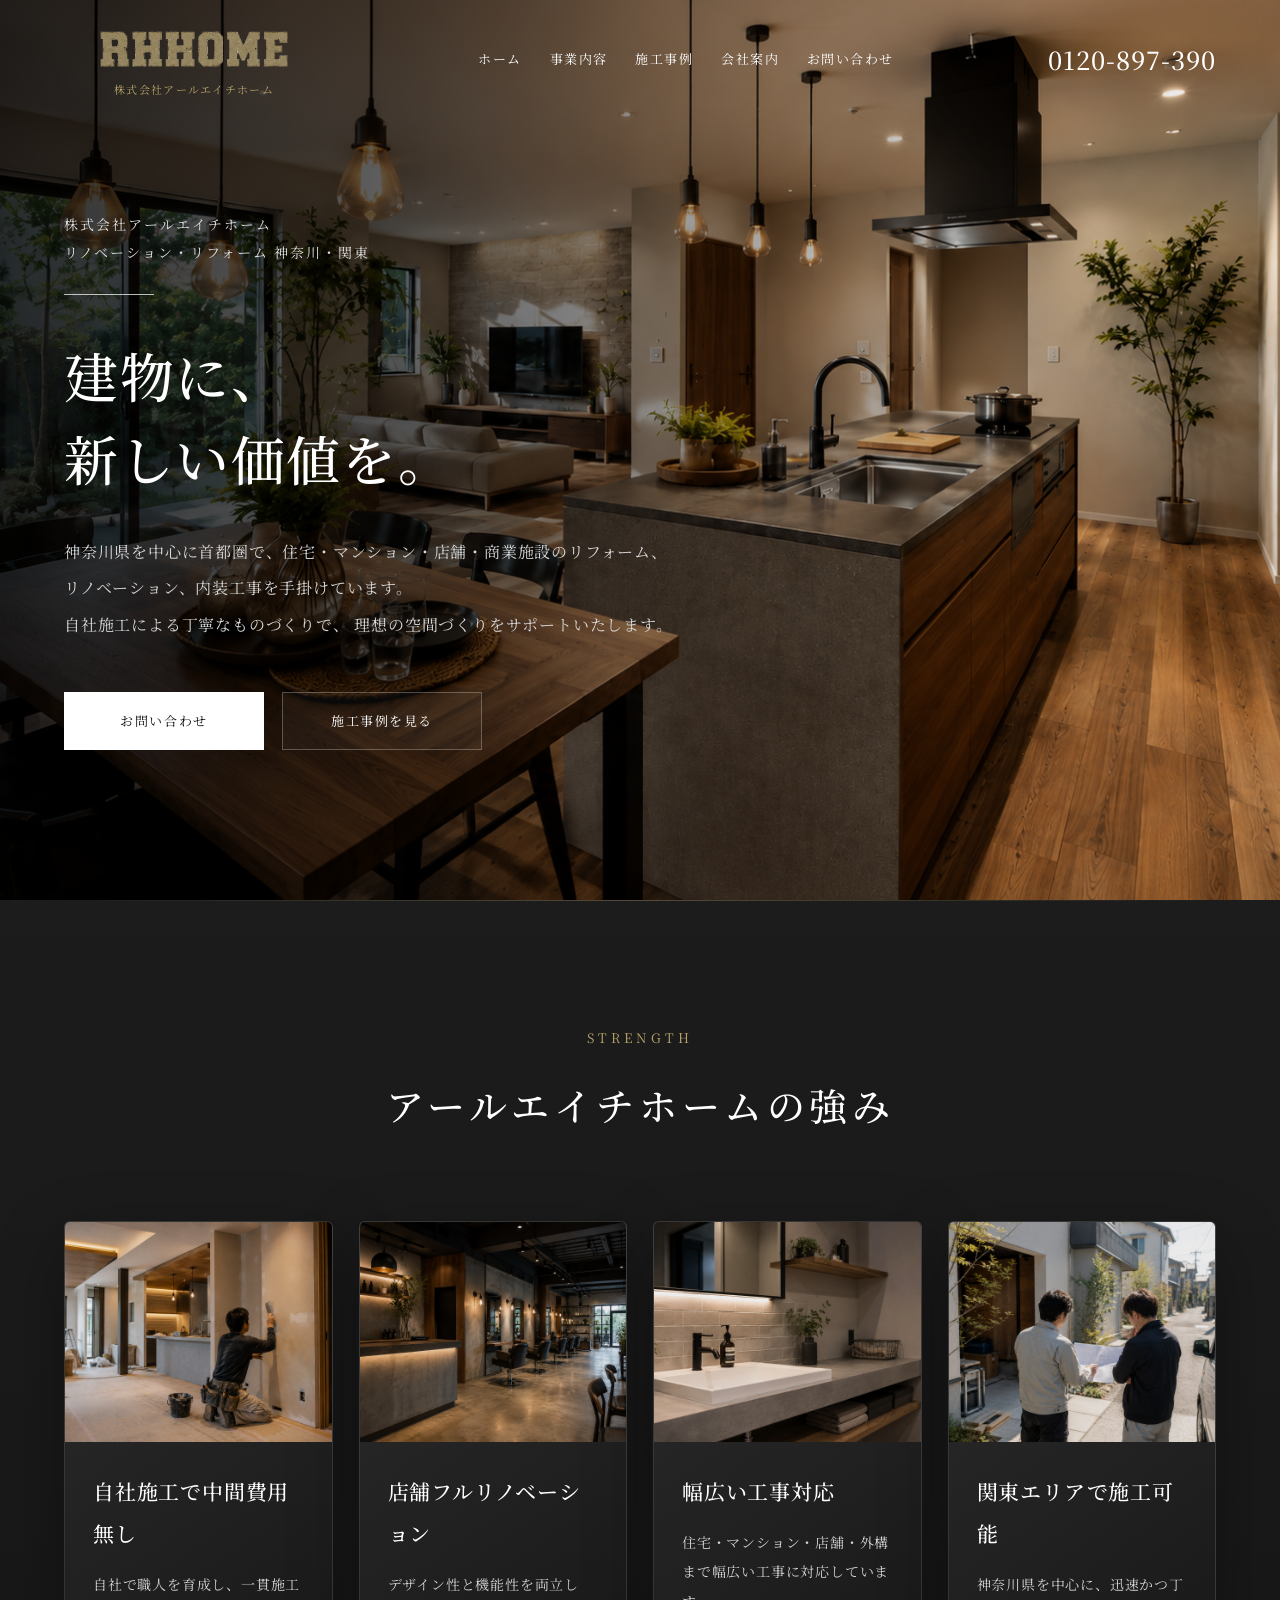
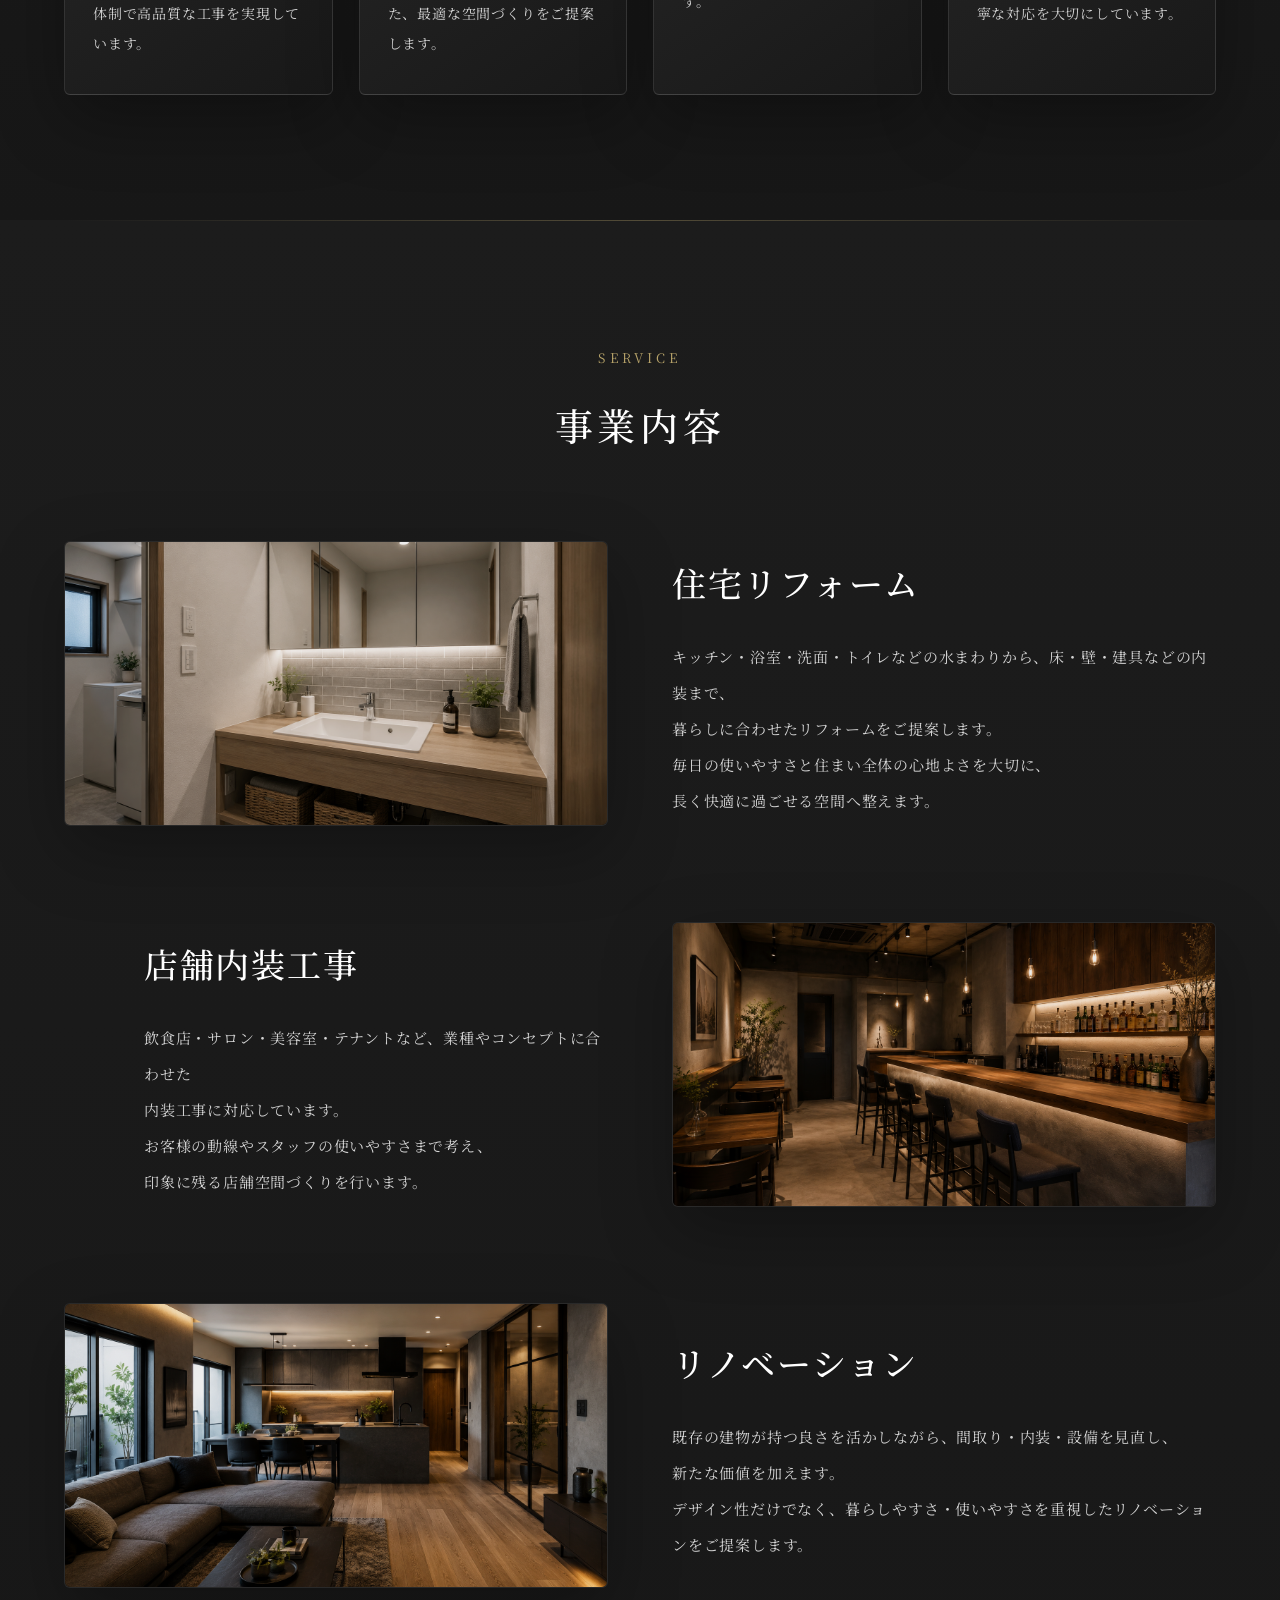
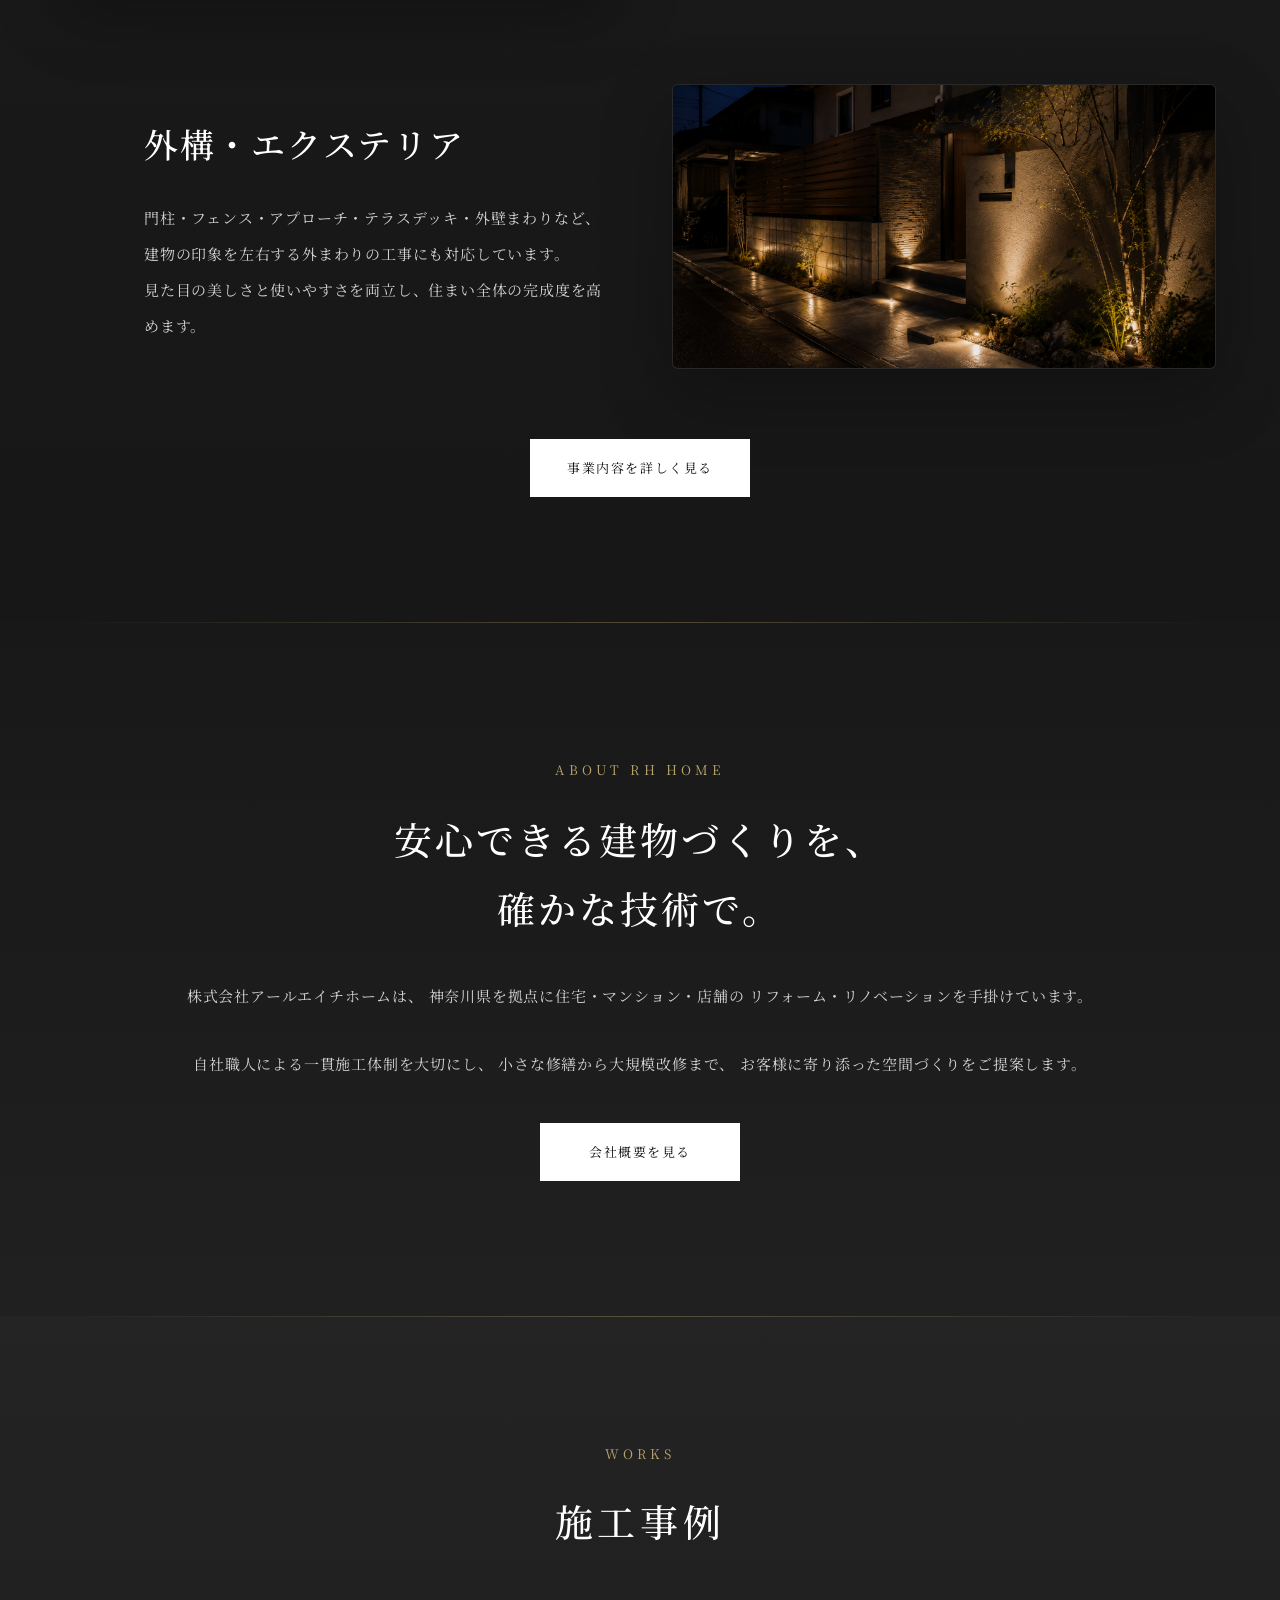
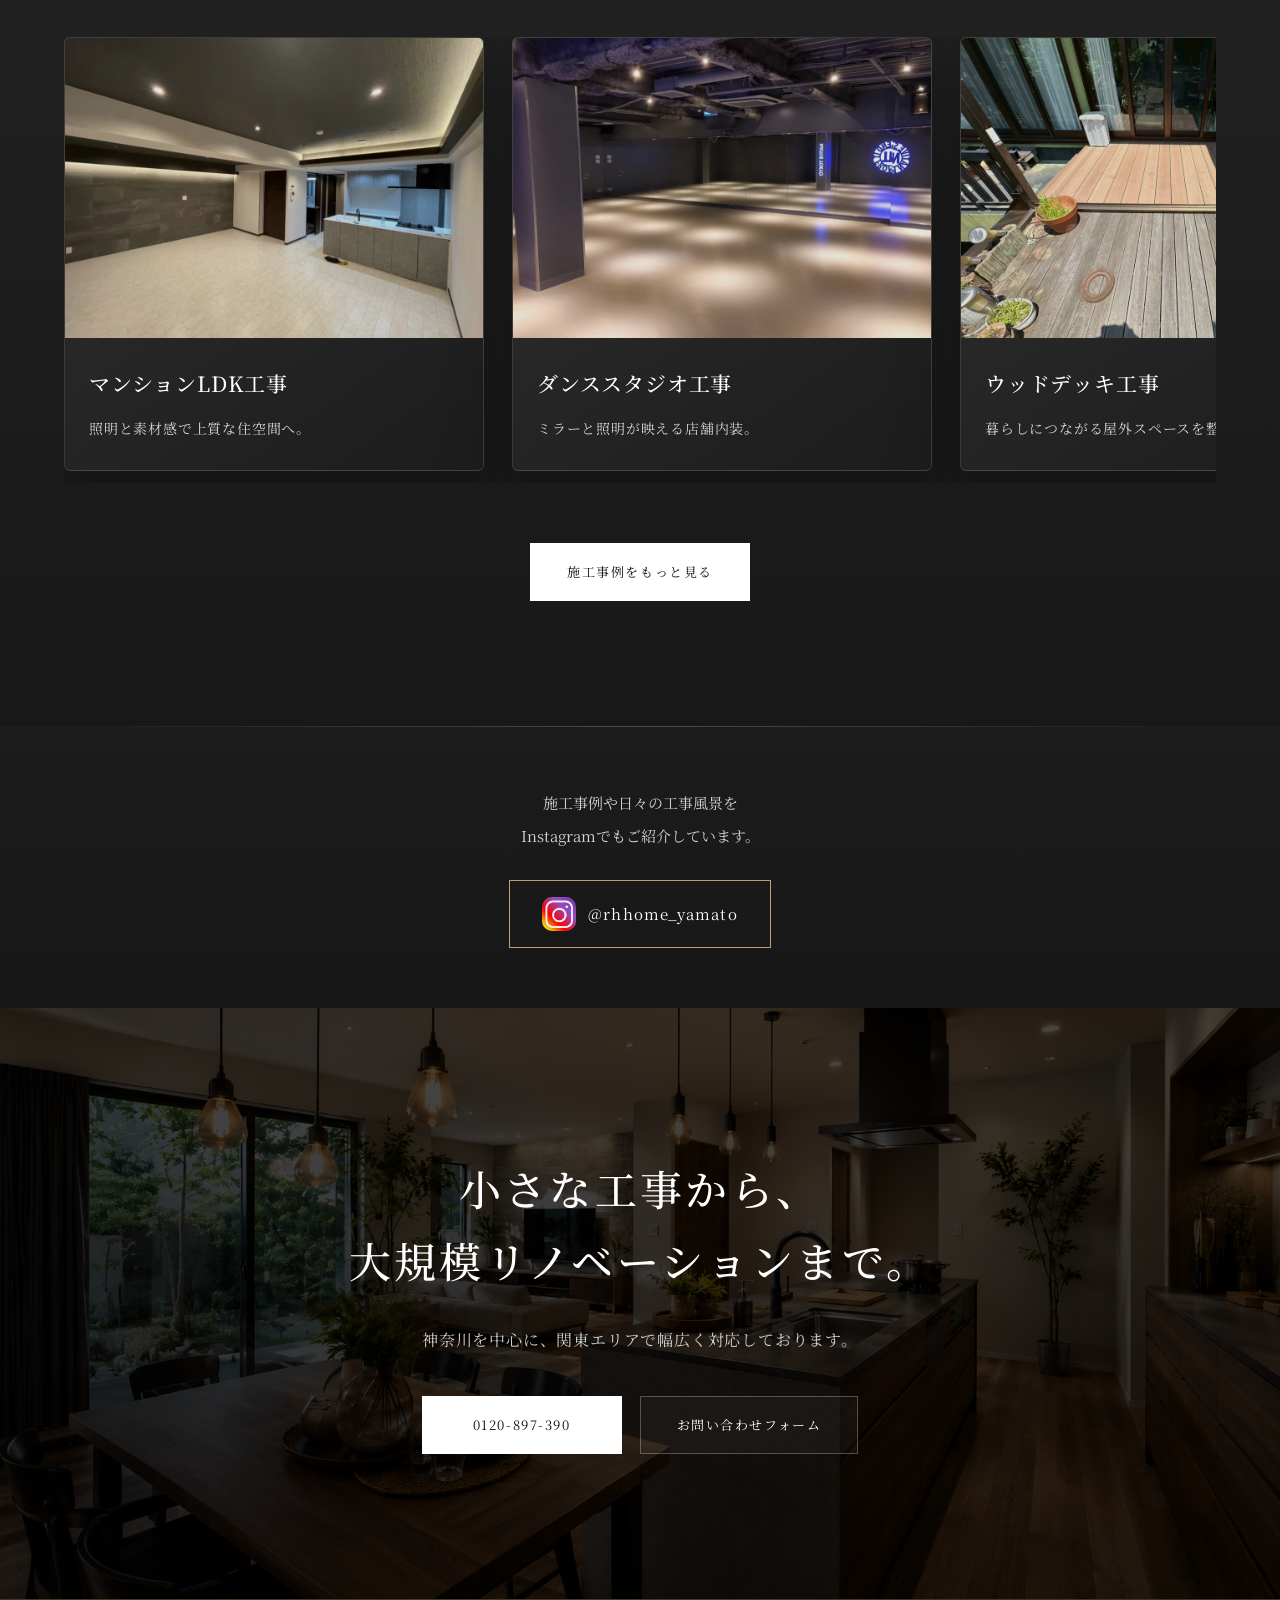
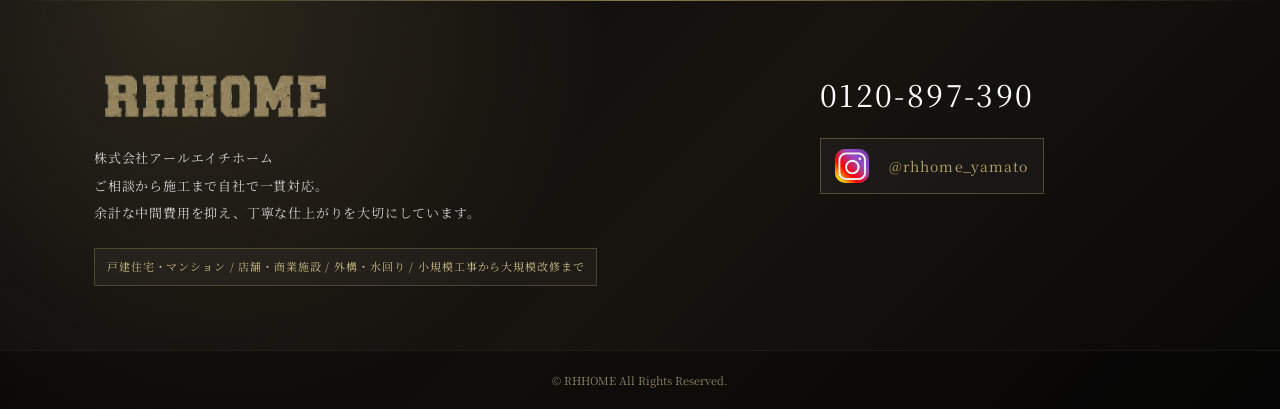
<file: index.html>
<!DOCTYPE html>
<html lang="ja">
<head>
<meta charset="UTF-8">
<meta name="viewport" content="width=device-width, initial-scale=1.0">

<title>RH HOME｜住宅リフォーム・店舗内装・リノベーション・外構工事</title>
<meta name="description" content="RH HOMEは、住宅リフォーム・店舗内装工事・リノベーション・外構エクステリアまで幅広く対応する施工会社です。住まいと店舗の価値を高める空間づくりをサポートします。">
<link rel="canonical" href="https://www.rhhome.jp/">
<meta property="og:title" content="RH HOME｜住宅リフォーム・店舗内装・リノベーション・外構工事">
<meta property="og:description" content="RH HOMEは、住宅リフォーム・店舗内装工事・リノベーション・外構エクステリアまで幅広く対応する施工会社です。住まいと店舗の価値を高める空間づくりをサポートします。">
<meta property="og:url" content="https://www.rhhome.jp/">
<meta property="og:type" content="website">
<meta property="og:site_name" content="RH HOME">

<link href="https://fonts.googleapis.com/css2?family=Bebas+Neue&family=Noto+Serif+JP:wght@300;400;500;600;700&display=swap" rel="stylesheet">
<link rel="stylesheet" href="style.css?v=site-fix-2">
<link rel="stylesheet" href="instagram-fix.css?v=2">
</head>

<body>

<header class="header" id="siteHeader">
<a href="index.html" class="logo">
<span class="logo-image-crop"><img src="RH_HOME_uniform_spacing_less_distress_transparent.png" alt="RH HOME" class="logo-mark"></span>
<span>株式会社アールエイチホーム</span>
</a>

<button class="menu-toggle" type="button" aria-label="メニューを開く" aria-expanded="false" aria-controls="siteNav">
<span></span>
<span></span>
<span></span>
</button>

<nav class="nav" id="siteNav">
<a href="index.html">ホーム</a>
<a href="service.html">事業内容</a>
<a href="works.html">施工事例</a>
<a href="company.html">会社案内</a>
<a href="contact.html">お問い合わせ</a>
</nav>

<div class="tel">0120-897-390</div>
</header>

<section class="hero">
<div class="hero-inner">

<div class="hero-sub">
株式会社アールエイチホーム<br>
リノベーション・リフォーム 神奈川・関東
</div>

<div class="hero-line"></div>

<h1>
建物に、<br>
新しい価値を。
</h1>

<p>
神奈川県を中心に首都圏で、住宅・マンション・店舗・商業施設のリフォーム、<br>
リノベーション、内装工事を手掛けています。<br>
自社施工による丁寧なものづくりで、
理想の空間づくりをサポートいたします。
</p>

<div class="buttons">
<a href="contact.html" class="btn primary">お問い合わせ</a>
<a href="works.html" class="btn">施工事例を見る</a>
</div>

</div>
</section>

<section class="section">
<div class="section-title">
<small>STRENGTH</small>
<h2>アールエイチホームの強み</h2>
</div>

<div class="grid-4">

<div class="card">
<img src="strength01.jpg" alt="">
<h3>自社施工で中間費用無し</h3>
<p>自社で職人を育成し、一貫施工体制で高品質な工事を実現しています。</p>
</div>

<div class="card">
<img src="strength02.jpg" alt="">
<h3>店舗フルリノベーション</h3>
<p>デザイン性と機能性を両立した、最適な空間づくりをご提案します。</p>
</div>

<div class="card">
<img src="strength03.jpg" alt="">
<h3>幅広い工事対応</h3>
<p>住宅・マンション・店舗・外構まで幅広い工事に対応しています。</p>
</div>

<div class="card">
<img src="strength04.jpg" alt="">
<h3>関東エリアで施工可能</h3>
<p>神奈川県を中心に、迅速かつ丁寧な対応を大切にしています。</p>
</div>

</div>
</section>

<section class="section">

<div class="section-title">
<small>SERVICE</small>
<h2>事業内容</h2>
</div>

<div class="service-list">

<a href="service.html" class="service-row">

<div class="service-image">
<img src="reform.jpg" alt="">
</div>

<div class="service-text">
<h3>住宅リフォーム</h3>
<p>
キッチン・浴室・洗面・トイレなどの水まわりから、床・壁・建具などの内装まで、<br>
暮らしに合わせたリフォームをご提案します。<br>
毎日の使いやすさと住まい全体の心地よさを大切に、<br>
長く快適に過ごせる空間へ整えます。
</p>
</div>

</a>

<a href="service.html" class="service-row reverse">

<div class="service-image">
<img src="store.jpg" alt="">
</div>

<div class="service-text">
<h3>店舗内装工事</h3>
<p>
飲食店・サロン・美容室・テナントなど、業種やコンセプトに合わせた<br>
内装工事に対応しています。<br>
お客様の動線やスタッフの使いやすさまで考え、<br>
印象に残る店舗空間づくりを行います。
</p>
</div>

</a>

<a href="service.html" class="service-row">

<div class="service-image">
<img src="renovation.jpg" alt="">
</div>

<div class="service-text">
<h3>リノベーション</h3>
<p>
既存の建物が持つ良さを活かしながら、間取り・内装・設備を見直し、<br>
新たな価値を加えます。<br>
デザイン性だけでなく、暮らしやすさ・使いやすさを重視したリノベーションをご提案します。
</p>
</div>

</a>

<a href="service.html" class="service-row reverse">

<div class="service-image">
<img src="exterior.jpg" alt="">
</div>

<div class="service-text">
<h3>外構・エクステリア</h3>
<p>
門柱・フェンス・アプローチ・テラスデッキ・外壁まわりなど、<br>
建物の印象を左右する外まわりの工事にも対応しています。<br>
見た目の美しさと使いやすさを両立し、住まい全体の完成度を高めます。
</p>
</div>

</a>

</div>

<div style="text-align:center;margin-top:70px;">
<a href="service.html" class="btn primary">事業内容を詳しく見る</a>
</div>

</section>

<section class="concept-section">
<div class="concept-inner">

<small>ABOUT RH HOME</small>

<h2>
安心できる建物づくりを、<br>
確かな技術で。
</h2>

<p>
株式会社アールエイチホームは、
神奈川県を拠点に住宅・マンション・店舗の
リフォーム・リノベーションを手掛けています。
</p>

<p>
自社職人による一貫施工体制を大切にし、
小さな修繕から大規模改修まで、
お客様に寄り添った空間づくりをご提案します。
</p>

<div class="buttons" style="justify-content:center;margin-top:40px;">
<a href="company.html" class="btn primary">会社概要を見る</a>
</div>

</div>
</section>

<section class="section works-section">
<div class="section-title">
<small>WORKS</small>
<h2>施工事例</h2>
</div>

<div class="works-slider">
<div class="works-track">

<a href="works.html" class="works-slide">
<img src="mansion-ldk-01-after.jpg" alt="マンションLDK工事">
<h3>マンションLDK工事</h3>
<p>照明と素材感で上質な住空間へ。</p>
</a>

<a href="works.html" class="works-slide">
<img src="dance-studio-01-after.jpg" alt="ダンススタジオ工事">
<h3>ダンススタジオ工事</h3>
<p>ミラーと照明が映える店舗内装。</p>
</a>

<a href="works.html" class="works-slide">
<img src="wooddeck-01-after.jpg" alt="ウッドデッキ工事">
<h3>ウッドデッキ工事</h3>
<p>暮らしにつながる屋外スペースを整備。</p>
</a>

<a href="works.html" class="works-slide">
<img src="bathroom-01-after.jpg" alt="浴室工事">
<h3>浴室工事</h3>
<p>清掃性とくつろぎを両立した浴室へ。</p>
</a>

<a href="works.html" class="works-slide">
<img src="toilet-01-after.jpg" alt="トイレ工事">
<h3>トイレ工事</h3>
<p>限られた空間を清潔で使いやすく。</p>
</a>

<a href="works.html" class="works-slide">
<img src="washroom-01-after.jpg" alt="洗面脱衣室工事">
<h3>洗面脱衣室工事</h3>
<p>毎日使う水まわりを明るく快適に。</p>
</a>

<a href="works.html" class="works-slide">
<img src="hair-salon-01-after.jpg" alt="美容室工事">
<h3>美容室工事</h3>
<p>上質感と清潔感を整えたサロン内装。</p>
</a>

<a href="works.html" class="works-slide">
<img src="office-01-after.jpg" alt="オフィス工事">
<h3>オフィス工事</h3>
<p>働く空間をすっきりと機能的に。</p>
</a>

<a href="works.html" class="works-slide">
<img src="building-entrance-01-after.jpg" alt="ビル入口改修">
<h3>ビル入口改修</h3>
<p>入口まわりを印象よく整えた共用部リフォーム。</p>
</a>

<a href="works.html" class="works-slide">
<img src="kitchen-replacement-01-after.jpg" alt="キッチン交換工事">
<h3>キッチン交換工事</h3>
<p>毎日の使いやすさを高める水まわりリフォーム。</p>
</a>

<a href="works.html" class="works-slide">
<img src="front-door-remake-01-after.jpg" alt="玄関ドアリメイク工事">
<h3>玄関ドアリメイク工事</h3>
<p>既存ドアの印象を引き締める表装リメイク。</p>
</a>

</div>
</div>

<div style="text-align:center;margin-top:60px;">
<a href="works.html" class="btn primary">施工事例をもっと見る</a>
</div>
</section>

<section class="section" style="padding-top:60px;padding-bottom:60px;">
<div style="text-align:center;">

<p class="instagram-text">
施工事例や日々の工事風景を<br>
Instagramでもご紹介しています。
</p>

<a
href="https://www.instagram.com/rhhome_yamato/"
target="_blank"
class="instagram-button"
>
<span>@rhhome_yamato</span>
</a>

</div>
</section>

<section class="cta">
<h2>
小さな工事から、<br>
<span class="cta-nowrap">大規模リノベーションまで。</span>
</h2>

<p>神奈川を中心に、関東エリアで幅広く対応しております。</p>

<div class="buttons" style="justify-content:center;">
<a href="tel:0120897390" class="btn primary">0120-897-390</a>
<a href="contact.html" class="btn">お問い合わせフォーム</a>
</div>
</section>

<footer class="footer">

<div class="footer-inner">

<div class="footer-brand">
<div class="footer-logo"><img src="RH_HOME_uniform_spacing_less_distress_transparent.png" alt="RH HOME" class="logo-mark"></div>
<p>
株式会社アールエイチホーム<br>
ご相談から施工まで自社で一貫対応。<br>
余計な中間費用を抑え、丁寧な仕上がりを大切にしています。
</p>
</div>

<div class="footer-contact">
<a href="tel:0120897390" class="footer-tel">0120-897-390</a>
<a href="https://www.instagram.com/rhhome_yamato/" target="_blank" class="footer-instagram">
Instagram　@rhhome_yamato
</a>
</div>

</div>

<div class="footer-bottom">
© RH HOME All Rights Reserved.
</div>

</footer>

<script>
let lastScrollY = window.scrollY;
const header = document.getElementById("siteHeader");

window.addEventListener("scroll",function(){
const currentScrollY = window.scrollY;

if(currentScrollY > lastScrollY && currentScrollY > 120){
header.classList.add("hide");
}else{
header.classList.remove("hide");
}

lastScrollY = currentScrollY;
});

const menuToggle = document.querySelector(".menu-toggle");
const siteNav = document.getElementById("siteNav");

if(menuToggle && siteNav){
menuToggle.addEventListener("click",function(){
const isOpen = siteNav.classList.toggle("open");
menuToggle.classList.toggle("open",isOpen);
menuToggle.setAttribute("aria-expanded",isOpen ? "true" : "false");
});
}
</script>

</body>
</html>
</file>
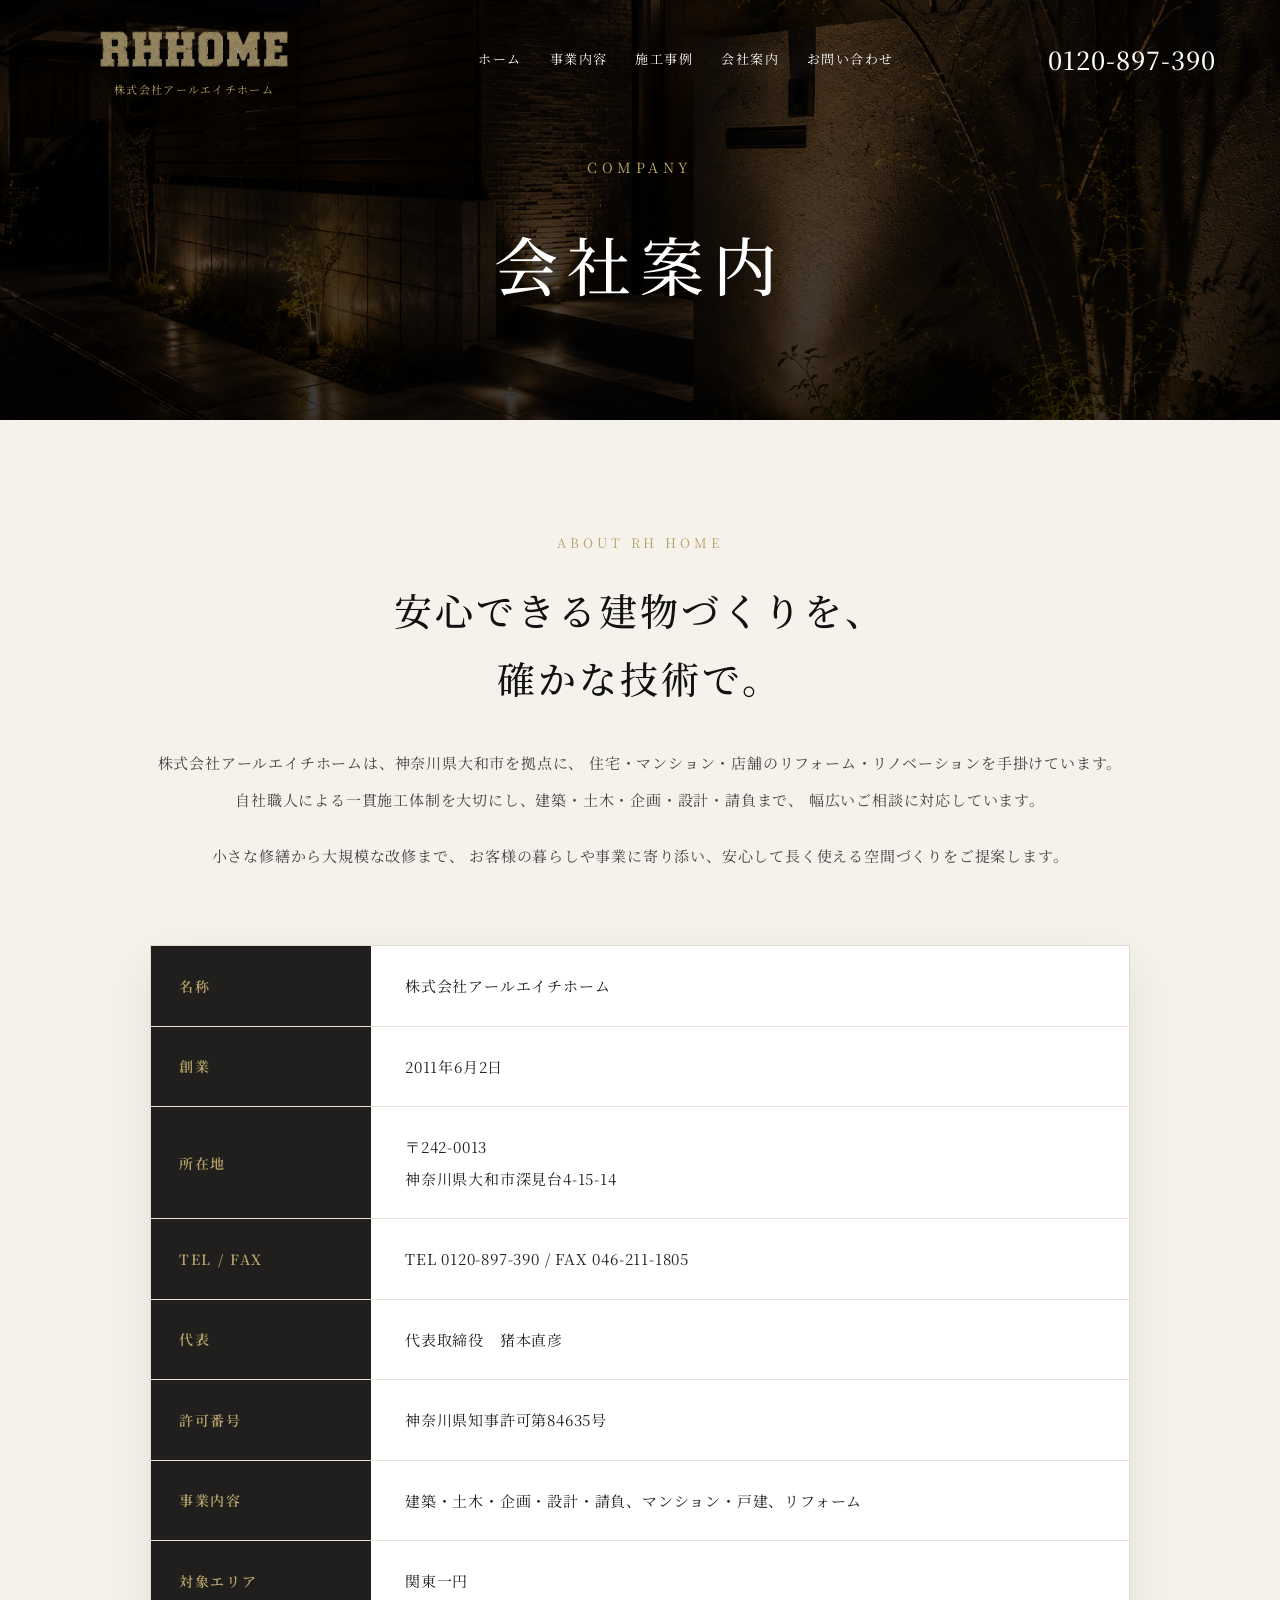
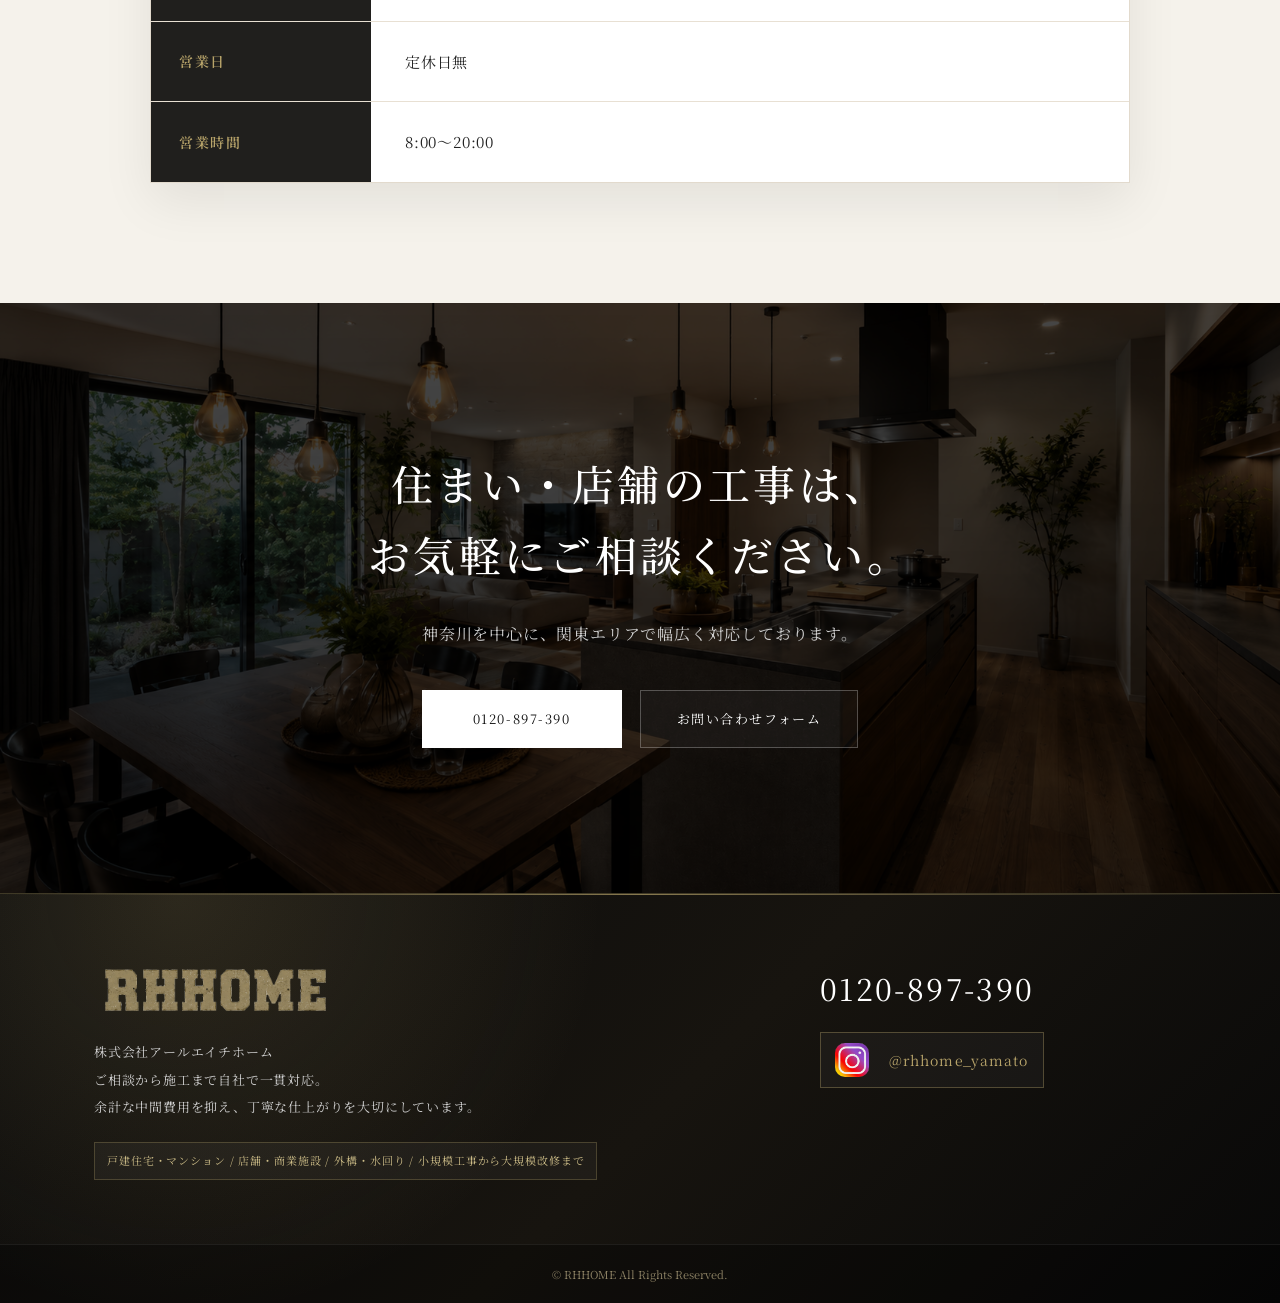
<file: company.html>
<!DOCTYPE html>
<html lang="ja">
<head>
<meta charset="UTF-8">
<meta name="viewport" content="width=device-width, initial-scale=1.0">
<title>会社概要｜株式会社アールエイチホーム</title>

<link href="https://fonts.googleapis.com/css2?family=Bebas+Neue&family=Noto+Serif+JP:wght@300;400;500;600;700&display=swap" rel="stylesheet">
<link rel="stylesheet" href="style.css?v=site-fix-2">
<link rel="stylesheet" href="instagram-fix.css?v=1">
</head>

<body>

<header class="header">
<a href="index.html" class="logo">
<span class="logo-image-crop"><img src="rh-logo.png" alt="RH HOME" class="logo-mark"></span>
<span>株式会社アールエイチホーム</span>
</a>

<button class="menu-toggle" type="button" aria-label="メニューを開く" aria-expanded="false" aria-controls="siteNav">
<span></span>
<span></span>
<span></span>
</button>

<nav class="nav" id="siteNav">
<a href="index.html">ホーム</a>
<a href="service.html">事業内容</a>
<a href="works.html">施工事例</a>
<a href="company.html">会社案内</a>
<a href="contact.html">お問い合わせ</a>
</nav>

<div class="tel">0120-897-390</div>
</header>

<section class="page-hero company-hero">
<small>COMPANY</small>
<h1>会社案内</h1>
</section>

<section class="section company-section">

<div class="company-intro">
<small>ABOUT RH HOME</small>
<h2>安心できる建物づくりを、<br>確かな技術で。</h2>

<p>
株式会社アールエイチホームは、神奈川県大和市を拠点に、
住宅・マンション・店舗のリフォーム・リノベーションを手掛けています。
自社職人による一貫施工体制を大切にし、建築・土木・企画・設計・請負まで、
幅広いご相談に対応しています。
</p>

<p>
小さな修繕から大規模な改修まで、
お客様の暮らしや事業に寄り添い、安心して長く使える空間づくりをご提案します。
</p>
</div>

<div class="company-table">

<div class="company-row">
<div class="company-head">名称</div>
<div class="company-data">株式会社アールエイチホーム</div>
</div>

<div class="company-row">
<div class="company-head">創業</div>
<div class="company-data">2011年6月2日</div>
</div>

<div class="company-row">
<div class="company-head">所在地</div>
<div class="company-data">〒242-0013<br>神奈川県大和市深見台4-15-14</div>
</div>

<div class="company-row">
<div class="company-head">TEL / FAX</div>
<div class="company-data">TEL 0120-897-390 / FAX 046-211-1805</div>
</div>

<div class="company-row">
<div class="company-head">代表</div>
<div class="company-data">代表取締役　猪本直彦</div>
</div>

<div class="company-row">
<div class="company-head">許可番号</div>
<div class="company-data">神奈川県知事許可第84635号</div>
</div>

<div class="company-row">
<div class="company-head">事業内容</div>
<div class="company-data">
建築・土木・企画・設計・請負、マンション・戸建、リフォーム
</div>
</div>

<div class="company-row">
<div class="company-head">対象エリア</div>
<div class="company-data">関東一円</div>
</div>

<div class="company-row">
<div class="company-head">営業日</div>
<div class="company-data">定休日無</div>
</div>

<div class="company-row">
<div class="company-head">営業時間</div>
<div class="company-data">8:00〜20:00</div>
</div>

</div>

</section>

<section class="cta">
<h2>
住まい・店舗の工事は、<br>
お気軽にご相談ください。
</h2>

<p>神奈川を中心に、関東エリアで幅広く対応しております。</p>

<div class="buttons" style="justify-content:center;">
<a href="tel:0120897390" class="btn primary">0120-897-390</a>
<a href="contact.html" class="btn">お問い合わせフォーム</a>
</div>
</section>

<footer class="footer">

<div class="footer-inner">

<div class="footer-brand">
<div class="footer-logo"><img src="rh-logo.png" alt="RH HOME" class="logo-mark"></div>
<p>
株式会社アールエイチホーム<br>
リフォーム・リノベーション / 店舗内装工事<br>
神奈川県を中心に関東エリア対応
</p>
</div>

<div class="footer-contact">
<a href="tel:0120897390" class="footer-tel">0120-897-390</a>
<a href="https://www.instagram.com/rhhome_yamato/" target="_blank" class="footer-instagram">
Instagram　@rhhome_yamato
</a>
</div>

</div>

<div class="footer-bottom">
© RH HOME All Rights Reserved.
</div>

</footer>

<script>
const menuToggle = document.querySelector(".menu-toggle");
const siteNav = document.getElementById("siteNav");

if(menuToggle && siteNav){
menuToggle.addEventListener("click",function(){
const isOpen = siteNav.classList.toggle("open");
menuToggle.classList.toggle("open",isOpen);
menuToggle.setAttribute("aria-expanded",isOpen ? "true" : "false");
});
}
</script>

</body>
</html>
</file>
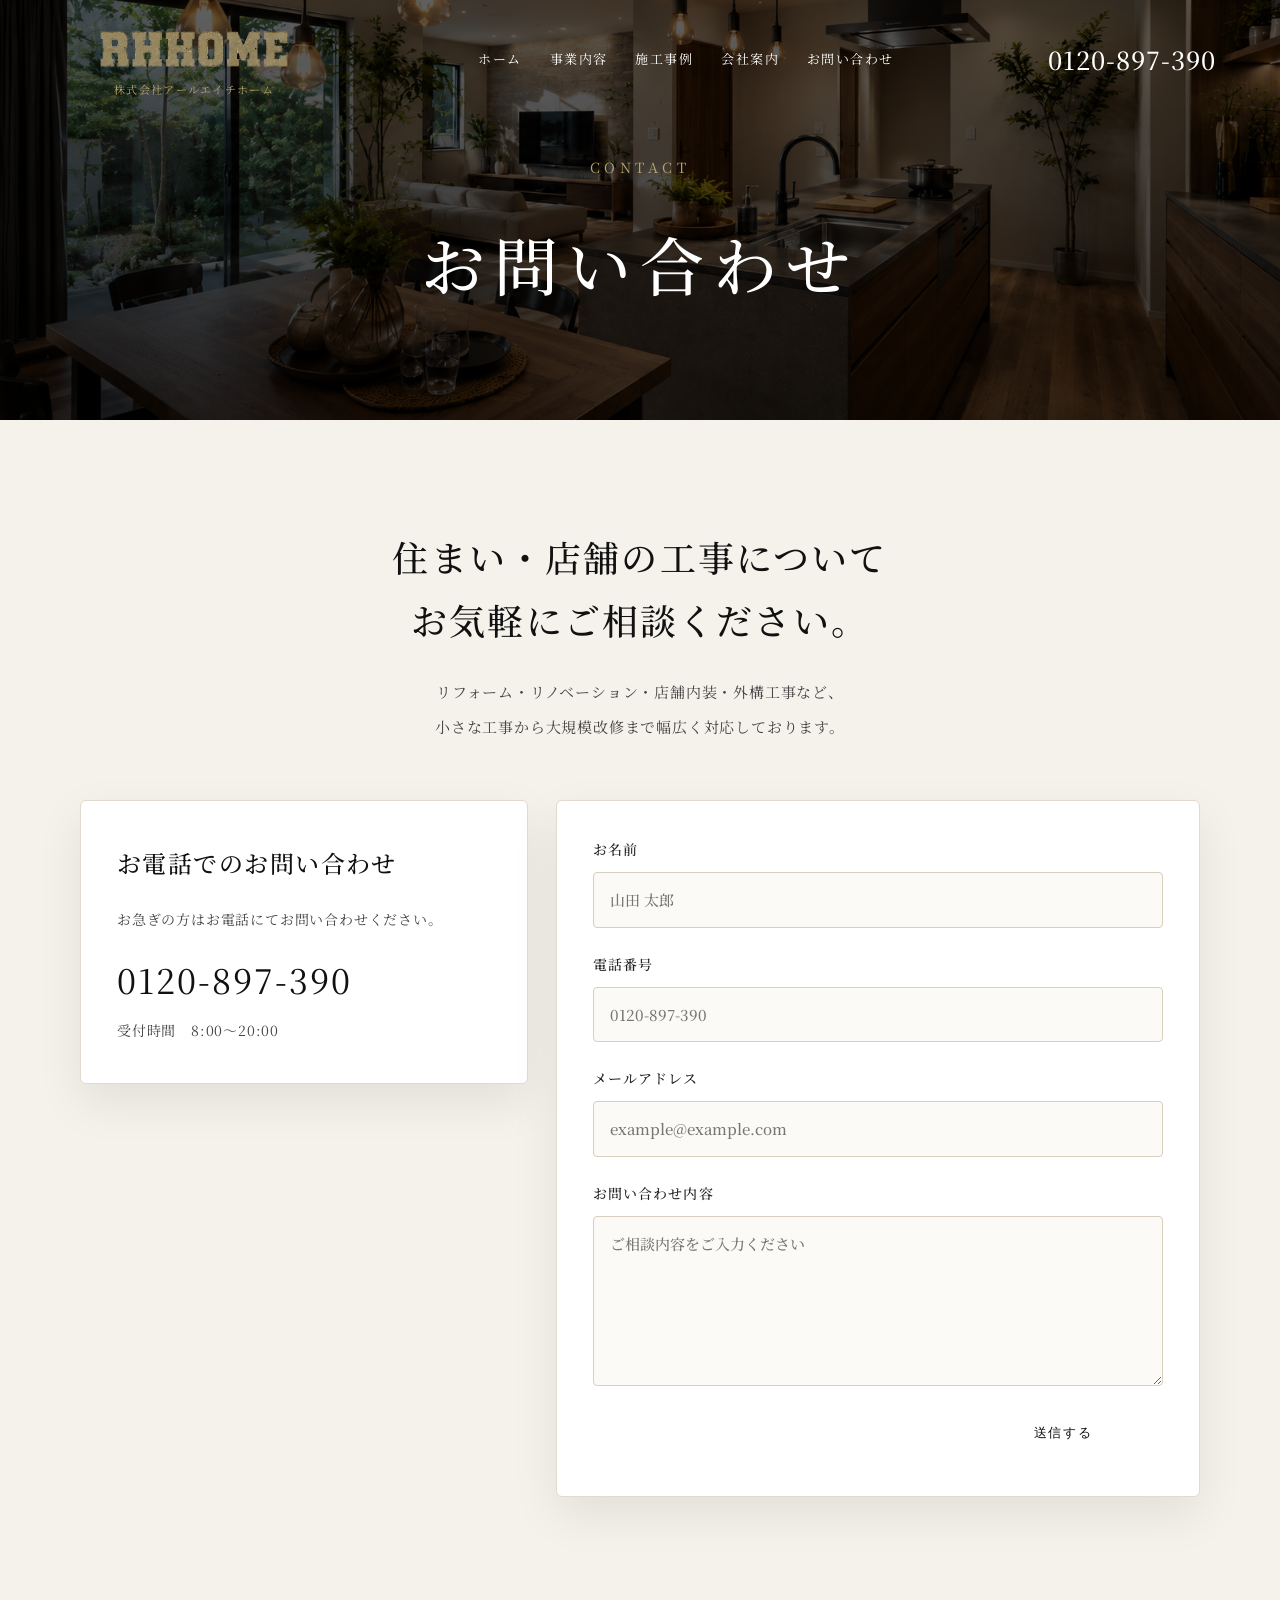
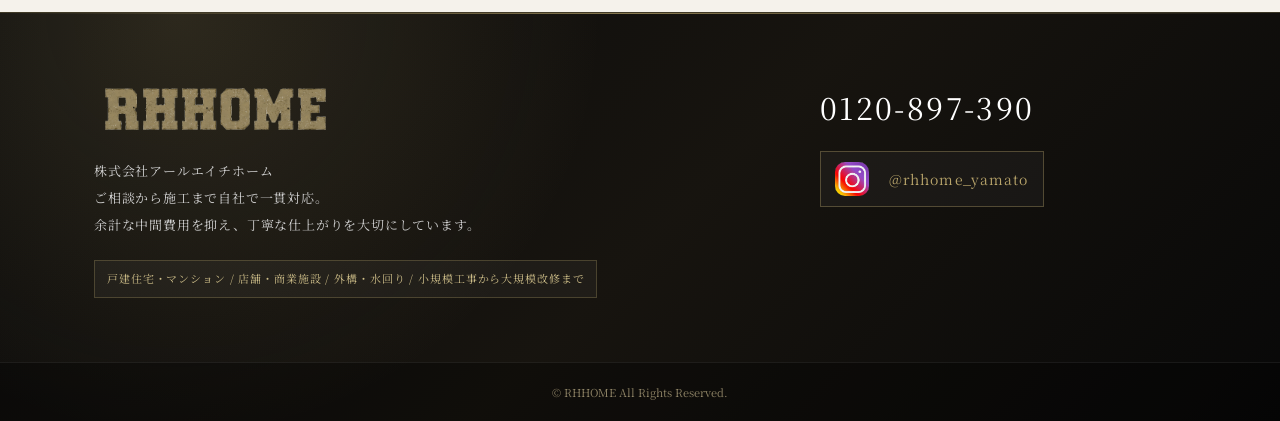
<file: contact.html>
<!DOCTYPE html>
<html lang="ja">
<head>
<meta charset="UTF-8">
<meta name="viewport" content="width=device-width, initial-scale=1.0">
<title>お問い合わせ｜株式会社アールエイチホーム</title>

<link href="https://fonts.googleapis.com/css2?family=Bebas+Neue&family=Noto+Serif+JP:wght@300;400;500;600;700&display=swap" rel="stylesheet">
<link rel="stylesheet" href="style.css?v=site-fix-2">
<link rel="stylesheet" href="instagram-fix.css?v=1">
</head>

<body>

<header class="header">

<a href="index.html" class="logo">
<span class="logo-image-crop"><img src="rh-logo.png" alt="RH HOME" class="logo-mark"></span>
<span>株式会社アールエイチホーム</span>
</a>

<button class="menu-toggle" type="button" aria-label="メニューを開く" aria-expanded="false" aria-controls="siteNav">
<span></span>
<span></span>
<span></span>
</button>

<nav class="nav" id="siteNav">
<a href="index.html">ホーム</a>
<a href="service.html">事業内容</a>
<a href="works.html">施工事例</a>
<a href="company.html">会社案内</a>
<a href="contact.html">お問い合わせ</a>
</nav>

<div class="tel">0120-897-390</div>

</header>

<section class="page-hero">
<small>CONTACT</small>
<h1>お問い合わせ</h1>
</section>

<section class="section contact-section">

<div class="contact-intro">

<h2>
住まい・店舗の工事について<br>
お気軽にご相談ください。
</h2>

<p>
リフォーム・リノベーション・店舗内装・外構工事など、<br>
小さな工事から大規模改修まで幅広く対応しております。
</p>

</div>

<div class="contact-wrap">

<div class="contact-info">

<h3>お電話でのお問い合わせ</h3>

<p>
お急ぎの方はお電話にてお問い合わせください。
</p>

<a href="tel:0120897390" class="contact-tel">
0120-897-390
</a>

<p class="contact-time">
受付時間　8:00〜20:00
</p>

</div>

<form
class="contact-form"
action="https://formspree.io/f/xlgvdwaw"
method="POST"
>

<input
type="hidden"
name="_redirect"
value="https://rh-home-site.vercel.app/thanks.html"
>

<label>
お名前
<input
type="text"
name="name"
placeholder="山田 太郎"
required
>
</label>

<label>
電話番号
<input
type="tel"
name="tel"
placeholder="0120-897-390"
>
</label>

<label>
メールアドレス
<input
type="email"
name="email"
placeholder="example@example.com"
required
>
</label>

<label>
お問い合わせ内容
<textarea
name="message"
placeholder="ご相談内容をご入力ください"
required
></textarea>
</label>

<div class="contact-submit">
<button type="submit" class="btn primary">
送信する
</button>
</div>

</form>

</div>

</section>

<footer class="footer">

<div class="footer-inner">

<div class="footer-brand">
<div class="footer-logo"><img src="rh-logo.png" alt="RH HOME" class="logo-mark"></div>
<p>
株式会社アールエイチホーム<br>
リフォーム・リノベーション / 店舗内装工事<br>
神奈川県を中心に関東エリア対応
</p>
</div>

<div class="footer-contact">
<a href="tel:0120897390" class="footer-tel">0120-897-390</a>
<a href="https://www.instagram.com/rhhome_yamato/" target="_blank" class="footer-instagram">
Instagram　@rhhome_yamato
</a>
</div>

</div>

<div class="footer-bottom">
© RH HOME All Rights Reserved.
</div>

</footer>

<script>
const menuToggle = document.querySelector(".menu-toggle");
const siteNav = document.getElementById("siteNav");

if(menuToggle && siteNav){
menuToggle.addEventListener("click",function(){
const isOpen = siteNav.classList.toggle("open");
menuToggle.classList.toggle("open",isOpen);
menuToggle.setAttribute("aria-expanded",isOpen ? "true" : "false");
});
}
</script>

</body>
</html>
</file>
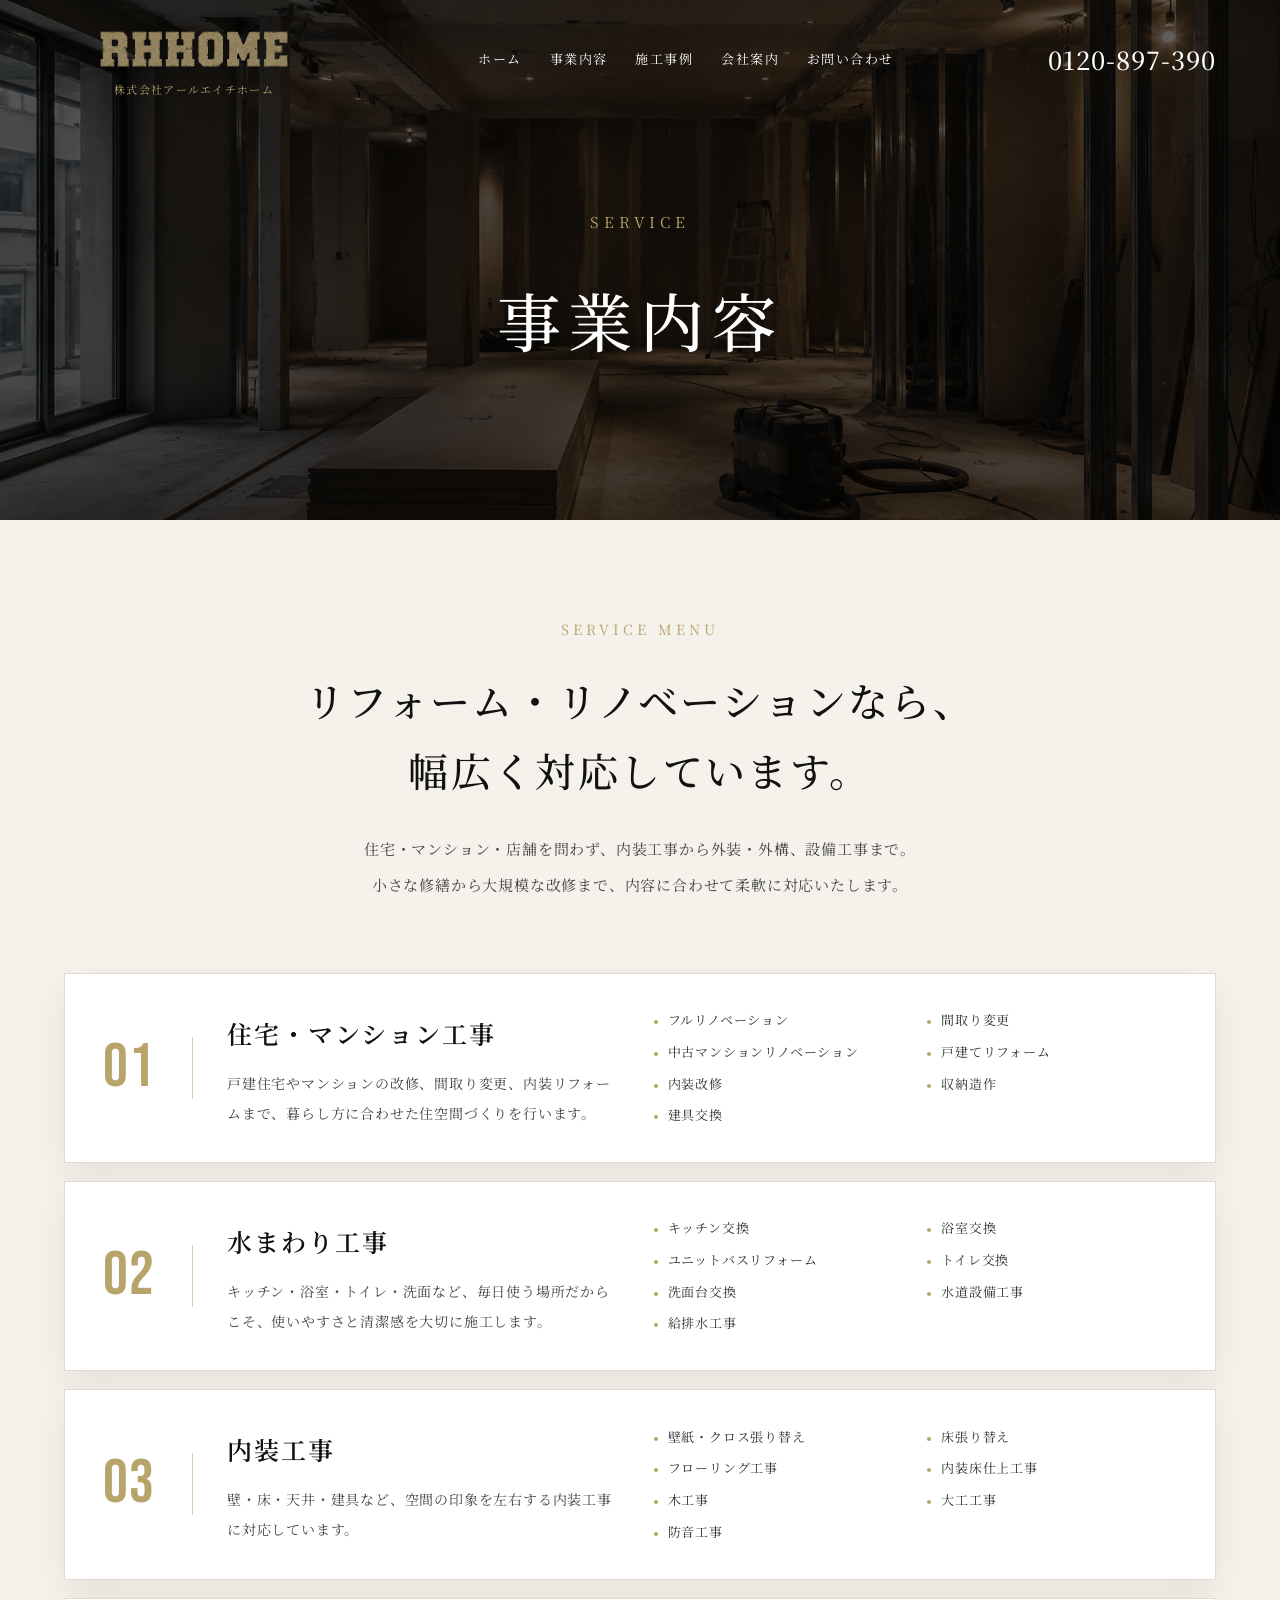
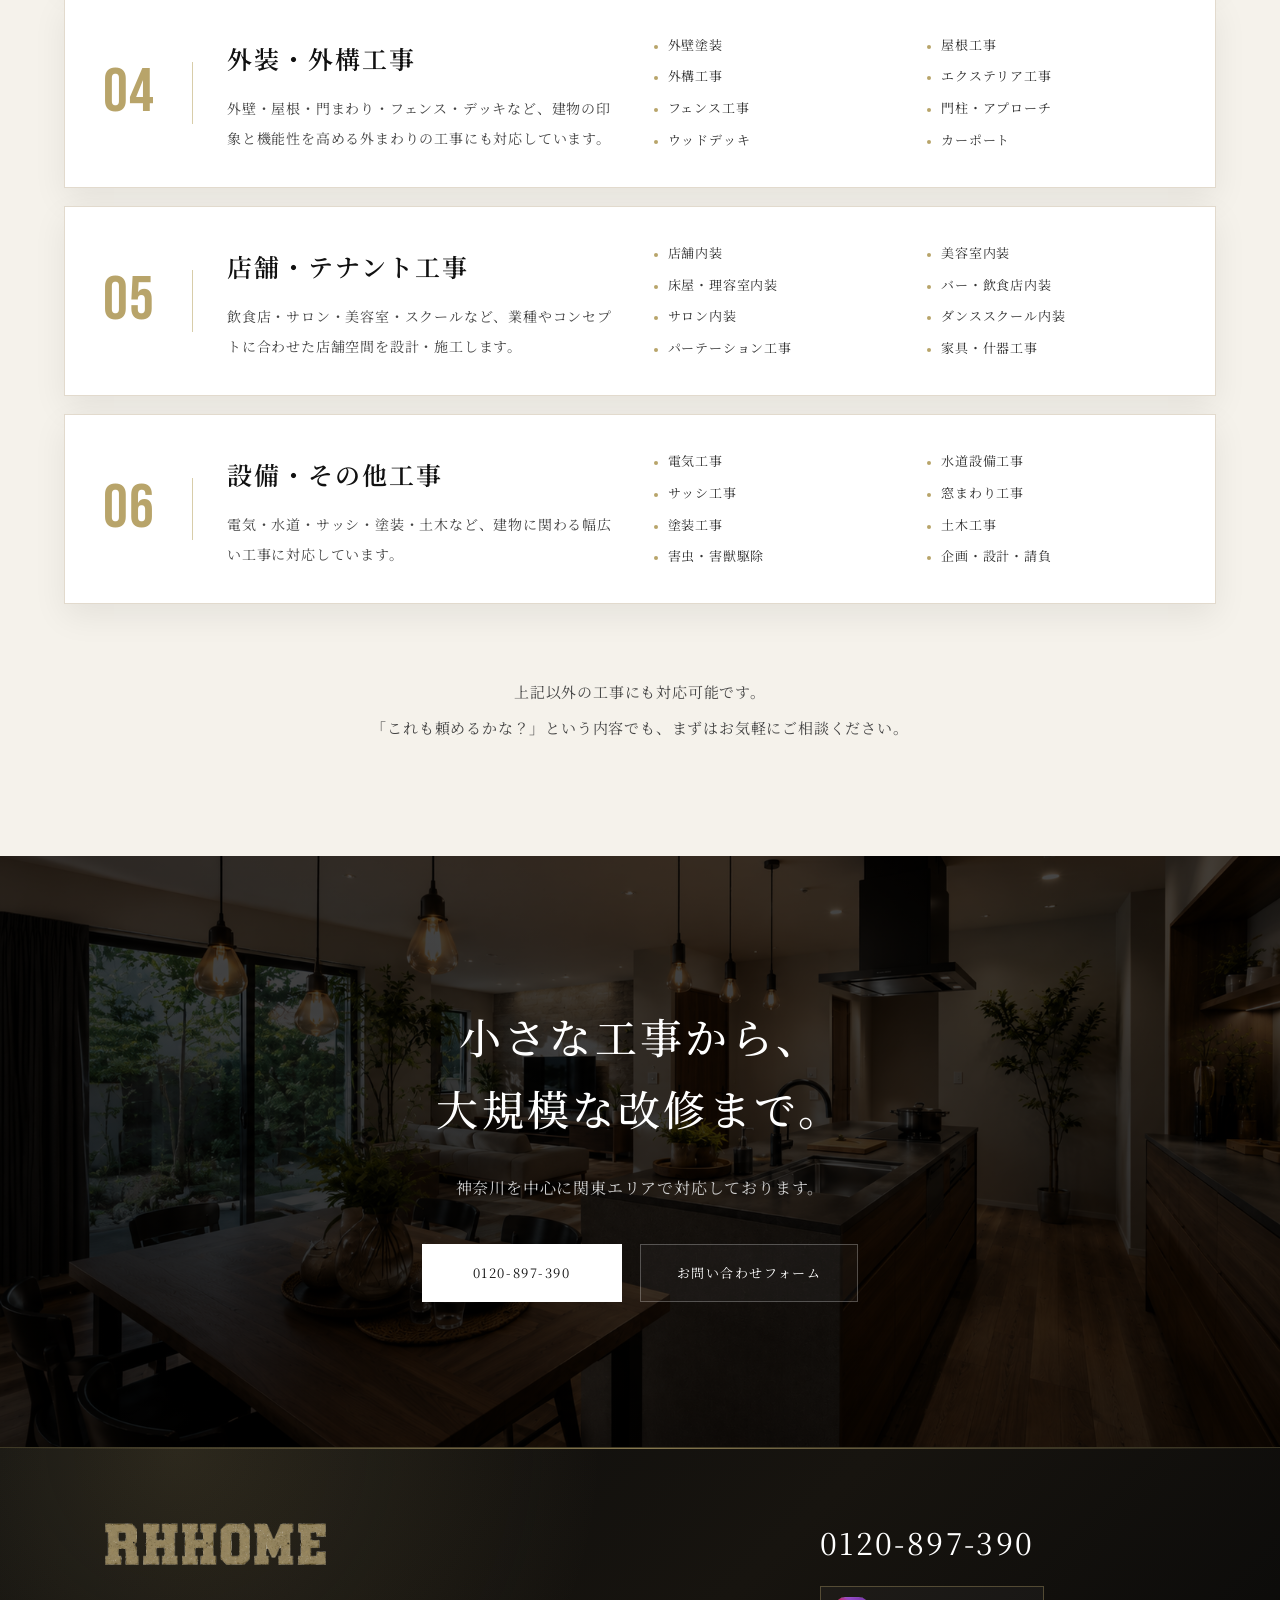
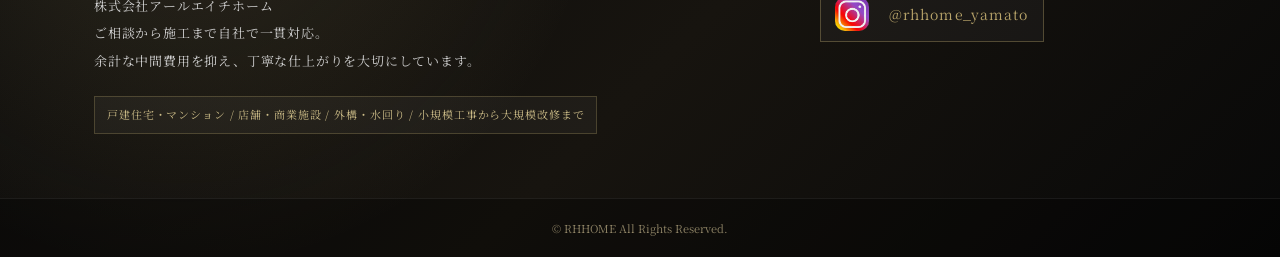
<file: service.html>
<!DOCTYPE html>
<html lang="ja">
<head>
<meta charset="UTF-8">
<meta name="viewport" content="width=device-width, initial-scale=1.0">

<title>事業内容｜株式会社アールエイチホーム</title>

<link href="https://fonts.googleapis.com/css2?family=Bebas+Neue&family=Noto+Serif+JP:wght@300;400;500;600;700&display=swap" rel="stylesheet">
<link rel="stylesheet" href="style.css?v=site-fix-2">
<link rel="stylesheet" href="instagram-fix.css?v=1">

<style>
body{
background:#f5f2eb;
color:#111;
}

.service-hero{
height:520px;
position:relative;
display:flex;
align-items:center;
justify-content:center;
text-align:center;
color:#fff;
overflow:hidden;
}

.service-hero::before{
content:"";
position:absolute;
inset:0;
background:
linear-gradient(rgba(0,0,0,.58),rgba(0,0,0,.68)),
url("service-hero.jpg") center/cover no-repeat;
}

.service-hero-inner{
position:relative;
z-index:2;
padding-top:70px;
}

.service-hero small{
display:block;
font-size:15px;
letter-spacing:.32em;
color:#b8a46a;
margin-bottom:18px;
}

.service-hero h1{
font-size:64px;
font-weight:500;
letter-spacing:.12em;
}

.service-page{
background:#f5f2eb;
padding:95px 5% 110px;
}

.service-lead{
max-width:980px;
margin:0 auto 70px;
text-align:center;
}

.service-lead small{
display:block;
font-size:14px;
letter-spacing:.28em;
color:#b8a46a;
margin-bottom:22px;
}

.service-lead h2{
font-size:40px;
font-weight:500;
line-height:1.75;
letter-spacing:.06em;
margin-bottom:26px;
}

.service-lead p{
font-size:15px;
line-height:2.4;
color:#444;
}

.service-card-list{
max-width:1180px;
margin:0 auto;
display:flex;
flex-direction:column;
gap:18px;
}

.service-card{
background:#fff;
border:1px solid #e2dacd;
box-shadow:0 12px 32px rgba(0,0,0,.07);
padding:34px 38px;
display:grid;
grid-template-columns:90px 1.05fr 1.4fr;
gap:34px;
align-items:center;
}

.service-number{
font-family:"Bebas Neue",sans-serif;
font-size:62px;
line-height:1;
color:#b8a46a;
border-right:1px solid #d8cda9;
}

.service-content h3{
font-size:25px;
font-weight:600;
letter-spacing:.08em;
margin-bottom:10px;
}

.service-content p{
font-size:14px;
line-height:2.15;
color:#444;
}

.service-menu{
display:grid;
grid-template-columns:repeat(2,1fr);
gap:7px 24px;
list-style:none;
}

.service-menu li{
font-size:13px;
line-height:1.9;
color:#333;
position:relative;
padding-left:14px;
}

.service-menu li::before{
content:"";
position:absolute;
left:0;
top:12px;
width:4px;
height:4px;
background:#b8a46a;
border-radius:50%;
}

.service-note{
max-width:900px;
margin:70px auto 0;
text-align:center;
}

.service-note p{
font-size:15px;
line-height:2.4;
color:#444;
}

@media(max-width:1100px){
.service-hero{
height:420px;
}

.service-hero h1{
font-size:42px;
}

.service-page{
padding:75px 5% 90px;
}

.service-lead h2{
font-size:28px;
}

.service-card{
grid-template-columns:1fr;
padding:28px 22px;
gap:22px;
}

.service-number{
border-right:none;
border-bottom:1px solid #d8cda9;
padding-bottom:12px;
}

.service-menu{
grid-template-columns:1fr;
}

.service-cta-text{
font-size:13px;
white-space:nowrap;
letter-spacing:.02em;
}
}
</style>
</head>

<body>

<header class="header" id="siteHeader">
<a href="index.html" class="logo">
<span class="logo-image-crop"><img src="rh-logo.png" alt="RH HOME" class="logo-mark"></span>
<span>株式会社アールエイチホーム</span>
</a>

<button class="menu-toggle" type="button" aria-label="メニューを開く" aria-expanded="false" aria-controls="siteNav">
<span></span>
<span></span>
<span></span>
</button>

<nav class="nav" id="siteNav">
<a href="index.html">ホーム</a>
<a href="service.html">事業内容</a>
<a href="works.html">施工事例</a>
<a href="company.html">会社案内</a>
<a href="contact.html">お問い合わせ</a>
</nav>

<div class="tel">0120-897-390</div>
</header>

<section class="service-hero">
<div class="service-hero-inner">
<small>SERVICE</small>
<h1>事業内容</h1>
</div>
</section>

<section class="service-page">

<div class="service-lead">
<small>SERVICE MENU</small>
<h2>リフォーム・リノベーションなら、<br>幅広く対応しています。</h2>
<p>
住宅・マンション・店舗を問わず、内装工事から外装・外構、設備工事まで。<br>
小さな修繕から大規模な改修まで、内容に合わせて柔軟に対応いたします。
</p>
</div>

<div class="service-card-list">

<div class="service-card">
<div class="service-number">01</div>
<div class="service-content">
<h3>住宅・マンション工事</h3>
<p>戸建住宅やマンションの改修、間取り変更、内装リフォームまで、暮らし方に合わせた住空間づくりを行います。</p>
</div>
<ul class="service-menu">
<li>フルリノベーション</li>
<li>間取り変更</li>
<li>中古マンションリノベーション</li>
<li>戸建てリフォーム</li>
<li>内装改修</li>
<li>収納造作</li>
<li>建具交換</li>
</ul>
</div>

<div class="service-card">
<div class="service-number">02</div>
<div class="service-content">
<h3>水まわり工事</h3>
<p>キッチン・浴室・トイレ・洗面など、毎日使う場所だからこそ、使いやすさと清潔感を大切に施工します。</p>
</div>
<ul class="service-menu">
<li>キッチン交換</li>
<li>浴室交換</li>
<li>ユニットバスリフォーム</li>
<li>トイレ交換</li>
<li>洗面台交換</li>
<li>水道設備工事</li>
<li>給排水工事</li>
</ul>
</div>

<div class="service-card">
<div class="service-number">03</div>
<div class="service-content">
<h3>内装工事</h3>
<p>壁・床・天井・建具など、空間の印象を左右する内装工事に対応しています。</p>
</div>
<ul class="service-menu">
<li>壁紙・クロス張り替え</li>
<li>床張り替え</li>
<li>フローリング工事</li>
<li>内装床仕上工事</li>
<li>木工事</li>
<li>大工工事</li>
<li>防音工事</li>
</ul>
</div>

<div class="service-card">
<div class="service-number">04</div>
<div class="service-content">
<h3>外装・外構工事</h3>
<p>外壁・屋根・門まわり・フェンス・デッキなど、建物の印象と機能性を高める外まわりの工事にも対応しています。</p>
</div>
<ul class="service-menu">
<li>外壁塗装</li>
<li>屋根工事</li>
<li>外構工事</li>
<li>エクステリア工事</li>
<li>フェンス工事</li>
<li>門柱・アプローチ</li>
<li>ウッドデッキ</li>
<li>カーポート</li>
</ul>
</div>

<div class="service-card">
<div class="service-number">05</div>
<div class="service-content">
<h3>店舗・テナント工事</h3>
<p>飲食店・サロン・美容室・スクールなど、業種やコンセプトに合わせた店舗空間を設計・施工します。</p>
</div>
<ul class="service-menu">
<li>店舗内装</li>
<li>美容室内装</li>
<li>床屋・理容室内装</li>
<li>バー・飲食店内装</li>
<li>サロン内装</li>
<li>ダンススクール内装</li>
<li>パーテーション工事</li>
<li>家具・什器工事</li>
</ul>
</div>

<div class="service-card">
<div class="service-number">06</div>
<div class="service-content">
<h3>設備・その他工事</h3>
<p>電気・水道・サッシ・塗装・土木など、建物に関わる幅広い工事に対応しています。</p>
</div>
<ul class="service-menu">
<li>電気工事</li>
<li>水道設備工事</li>
<li>サッシ工事</li>
<li>窓まわり工事</li>
<li>塗装工事</li>
<li>土木工事</li>
<li>害虫・害獣駆除</li>
<li>企画・設計・請負</li>
</ul>
</div>

</div>

<div class="service-note">
<p>
上記以外の工事にも対応可能です。<br>
「これも頼めるかな？」という内容でも、まずはお気軽にご相談ください。
</p>
</div>

</section>

<section class="cta">
<h2>
小さな工事から、<br>
大規模な改修まで。
</h2>

<p class="service-cta-text">神奈川を中心に関東エリアで対応しております。</p>

<div class="buttons">
<a href="tel:0120897390" class="btn primary">0120-897-390</a>
<a href="contact.html" class="btn">お問い合わせフォーム</a>
</div>
</section>

<footer class="footer">

<div class="footer-inner">

<div class="footer-brand">
<div class="footer-logo"><img src="rh-logo.png" alt="RH HOME" class="logo-mark"></div>
<p>
株式会社アールエイチホーム<br>
リフォーム・リノベーション / 店舗内装工事<br>
神奈川を中心に関東エリア対応
</p>
</div>

<div class="footer-contact">
<a href="tel:0120897390" class="footer-tel">0120-897-390</a>
<a href="https://www.instagram.com/rhhome_yamato/" target="_blank" class="footer-instagram">
Instagram　@rhhome_yamato
</a>
</div>

</div>

<div class="footer-bottom">
© RH HOME All Rights Reserved.
</div>

</footer>

<script>
let lastScrollY = window.scrollY;
const header = document.getElementById("siteHeader");

window.addEventListener("scroll",function(){
const currentScrollY = window.scrollY;

if(currentScrollY > lastScrollY && currentScrollY > 120){
header.classList.add("hide");
}else{
header.classList.remove("hide");
}

lastScrollY = currentScrollY;
});

const menuToggle = document.querySelector(".menu-toggle");
const siteNav = document.getElementById("siteNav");

if(menuToggle && siteNav){
menuToggle.addEventListener("click",function(){
const isOpen = siteNav.classList.toggle("open");
menuToggle.classList.toggle("open",isOpen);
menuToggle.setAttribute("aria-expanded",isOpen ? "true" : "false");
});
}
</script>

</body>
</html>
</file>
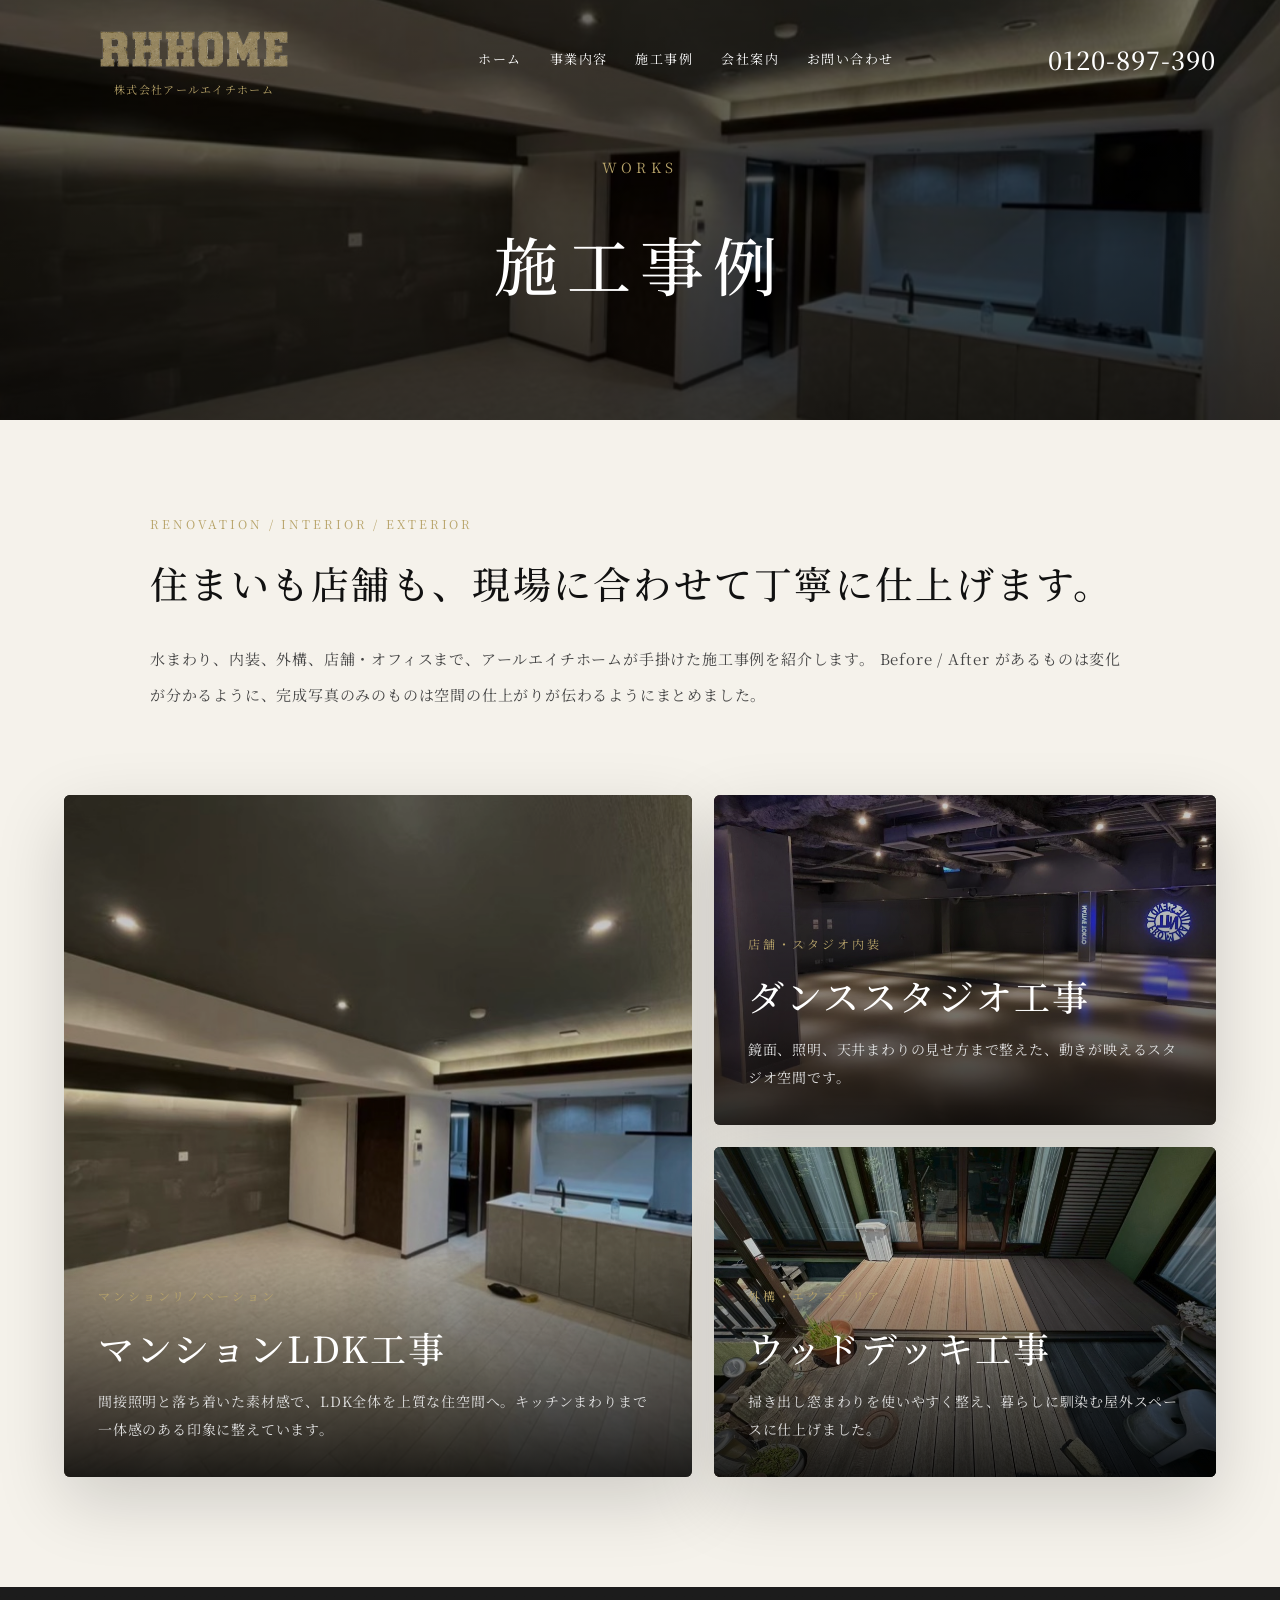
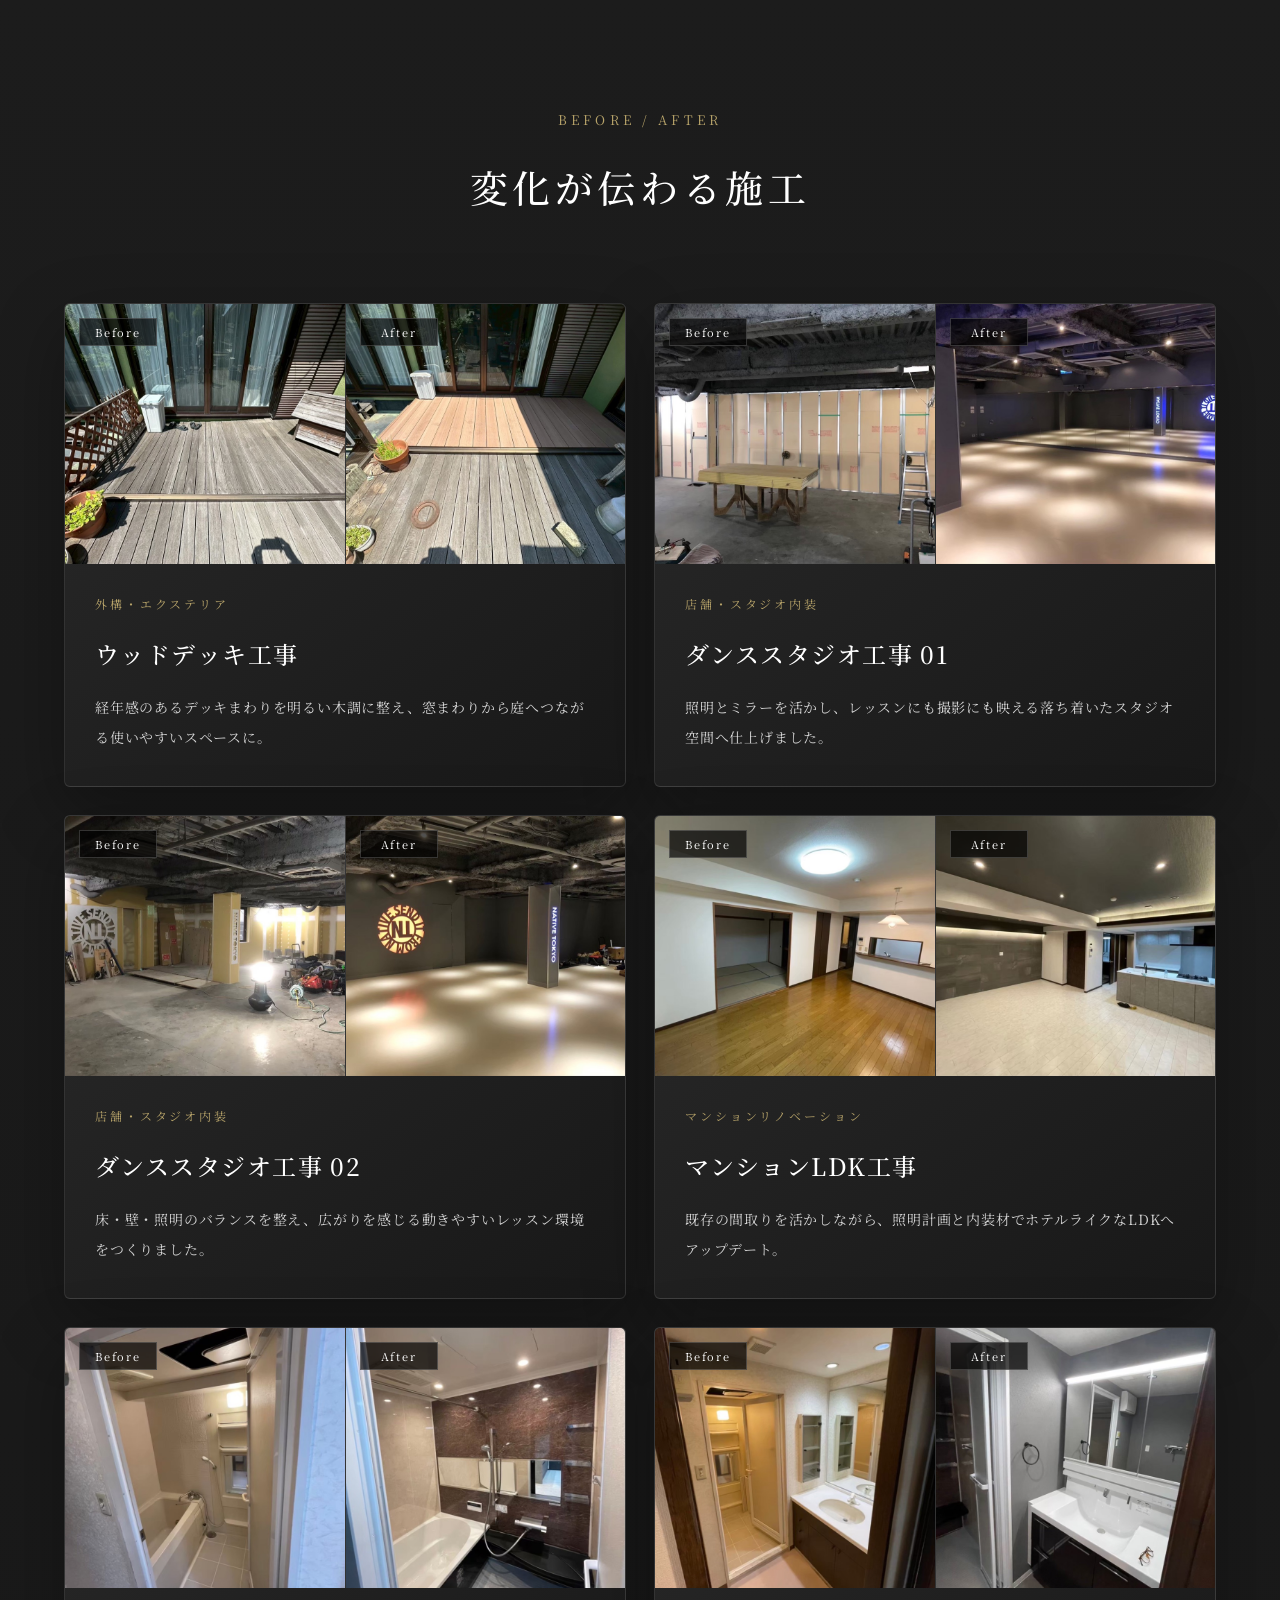
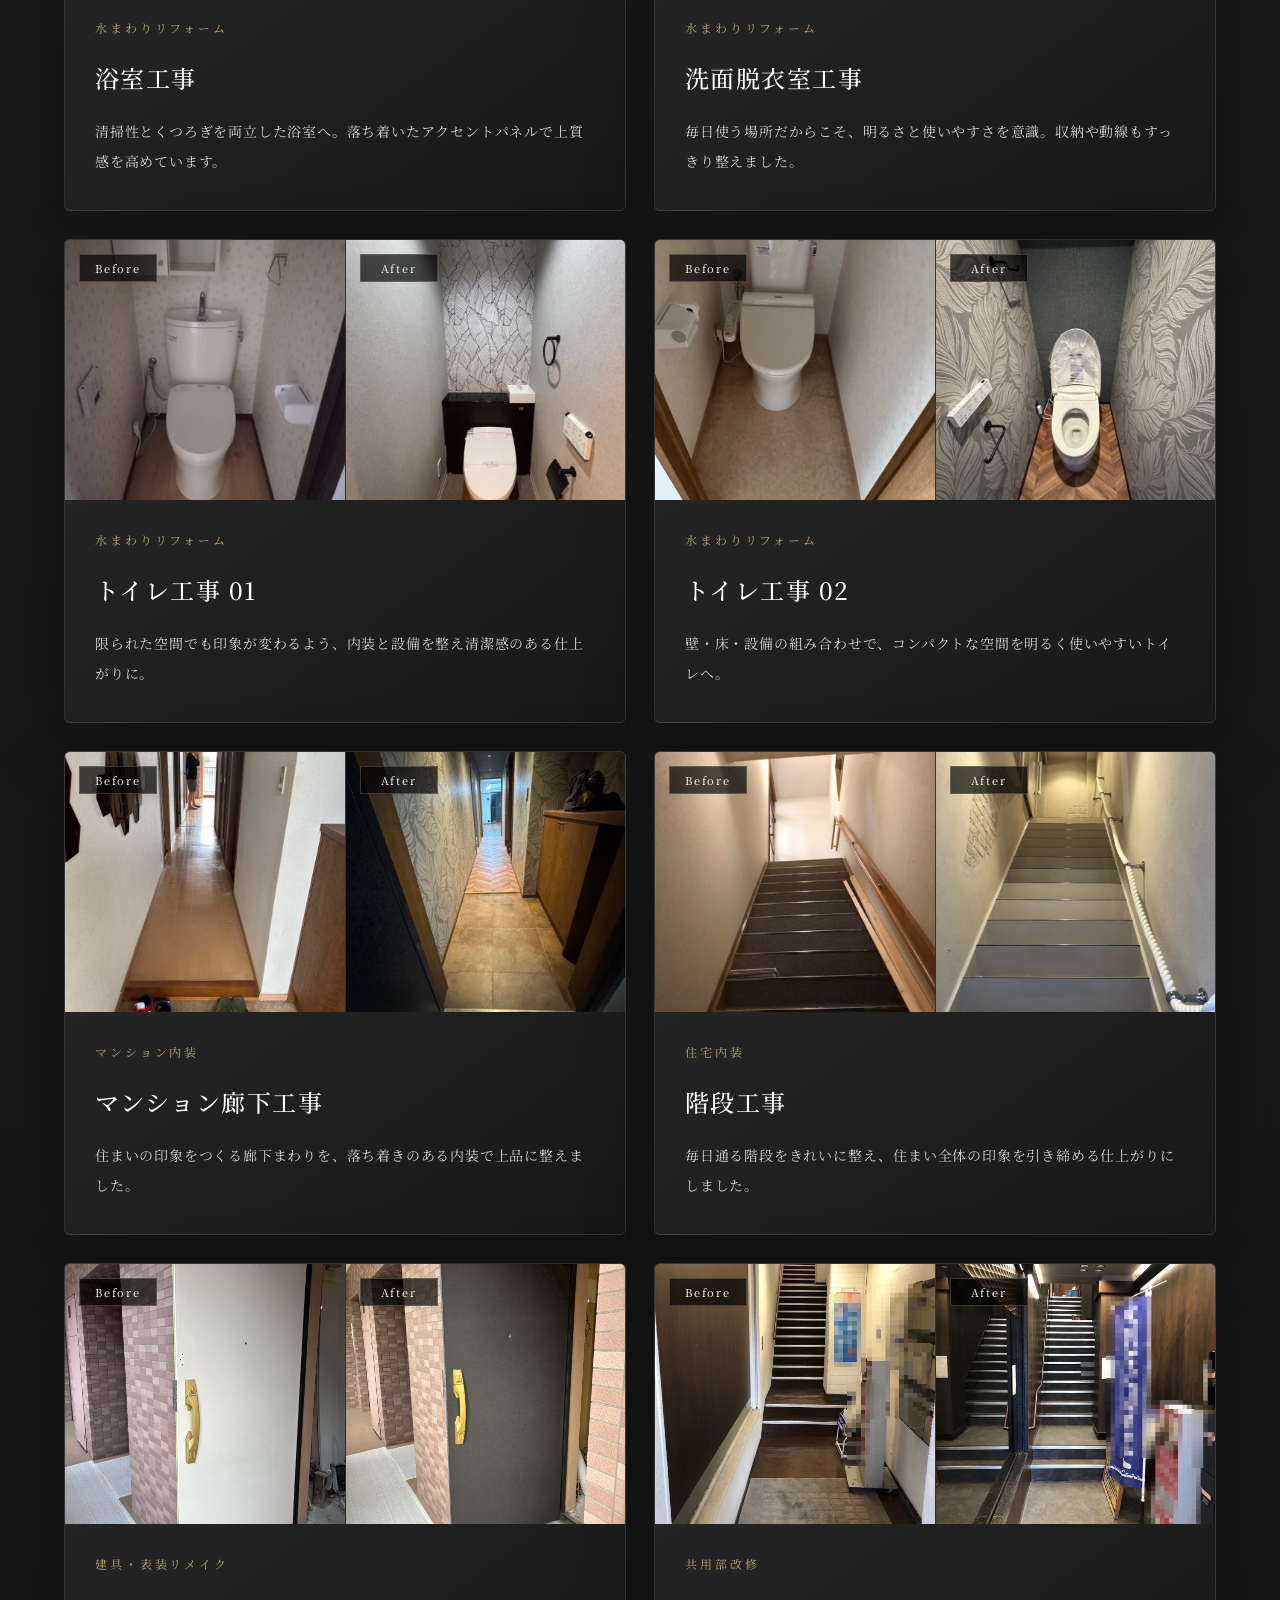
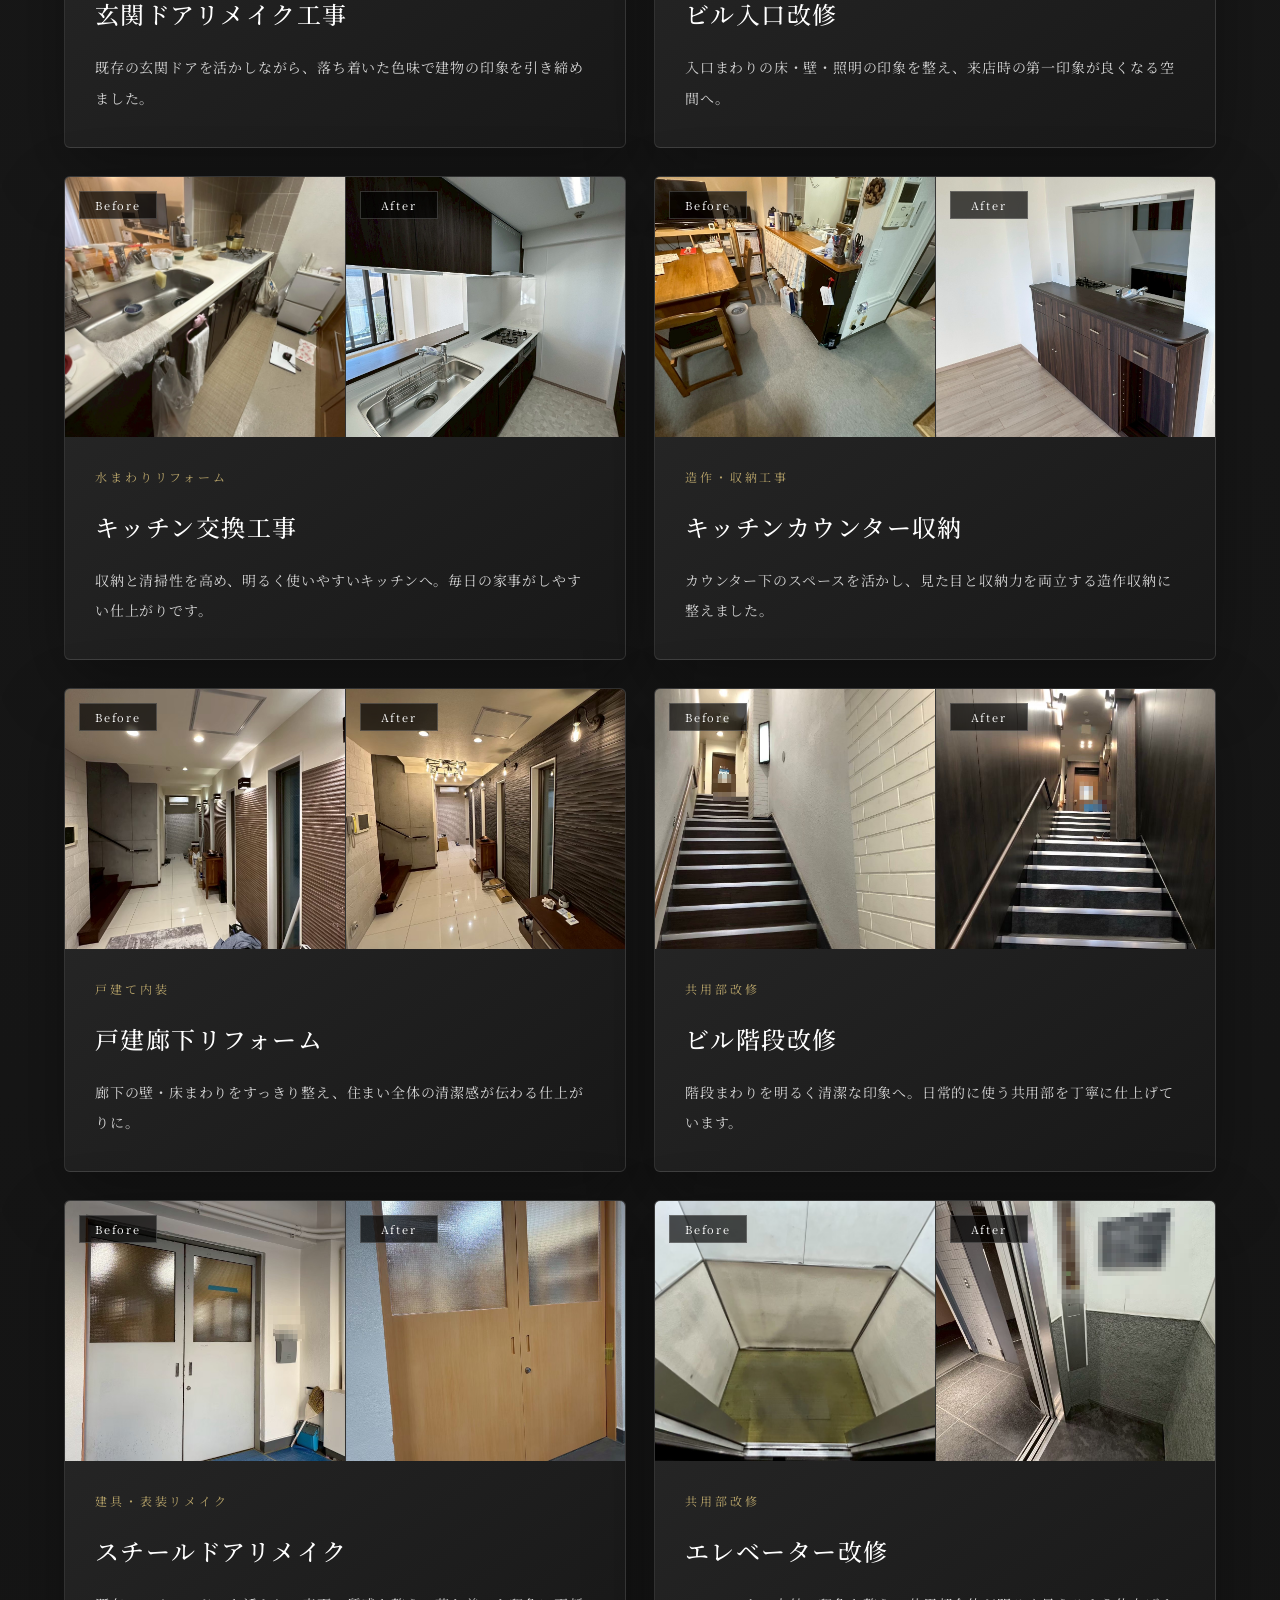
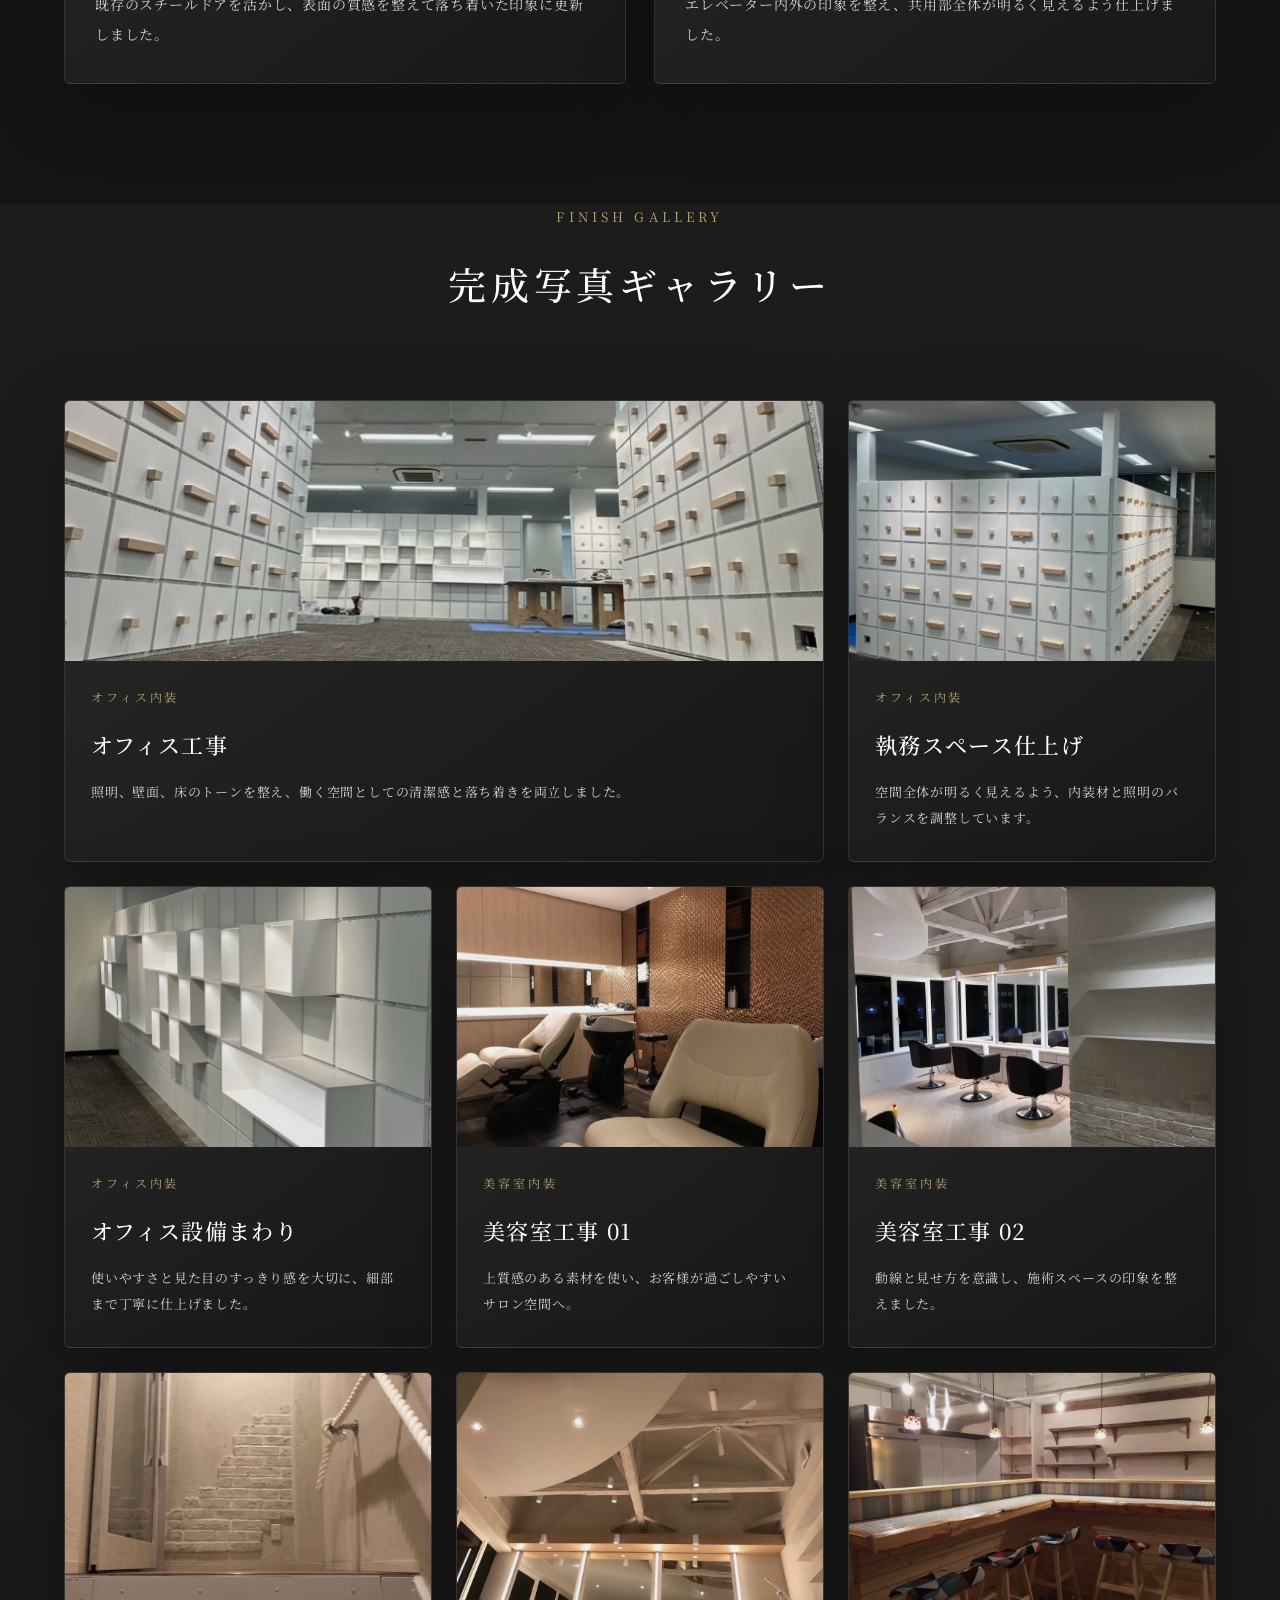
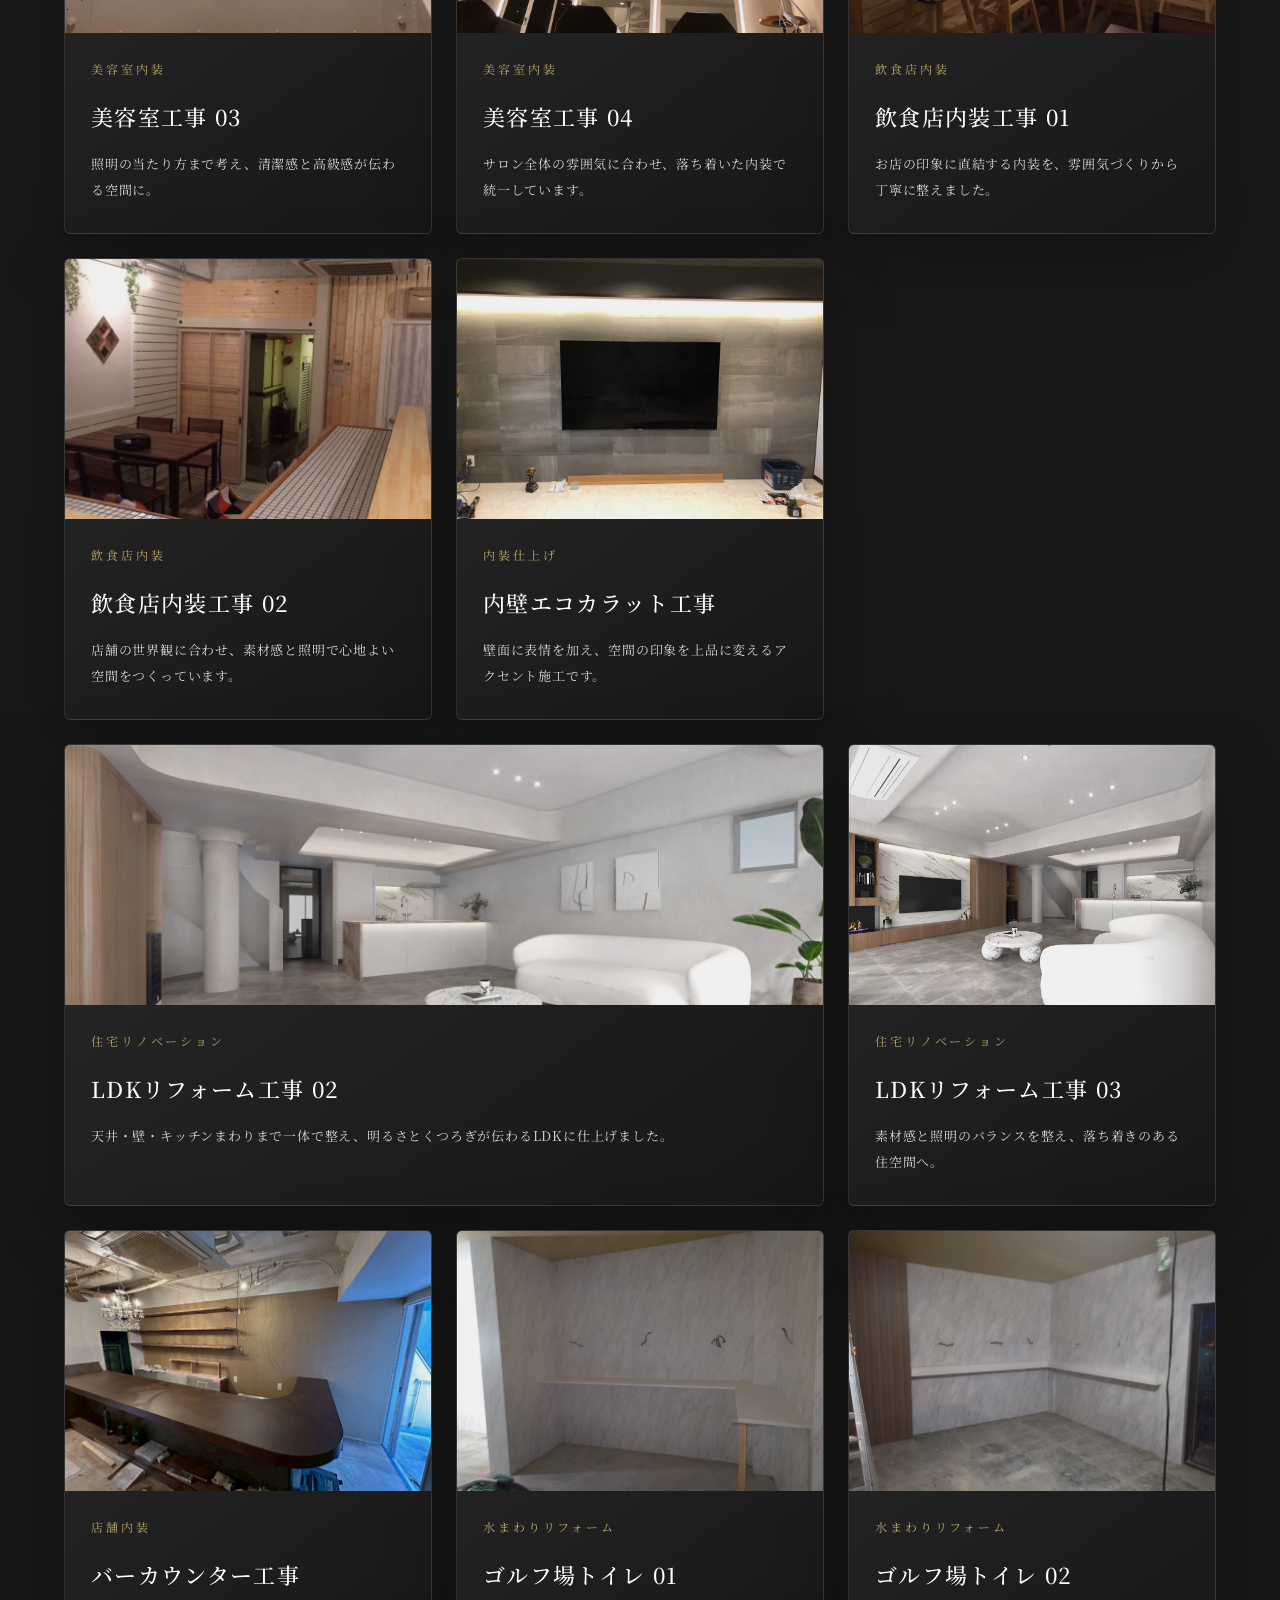
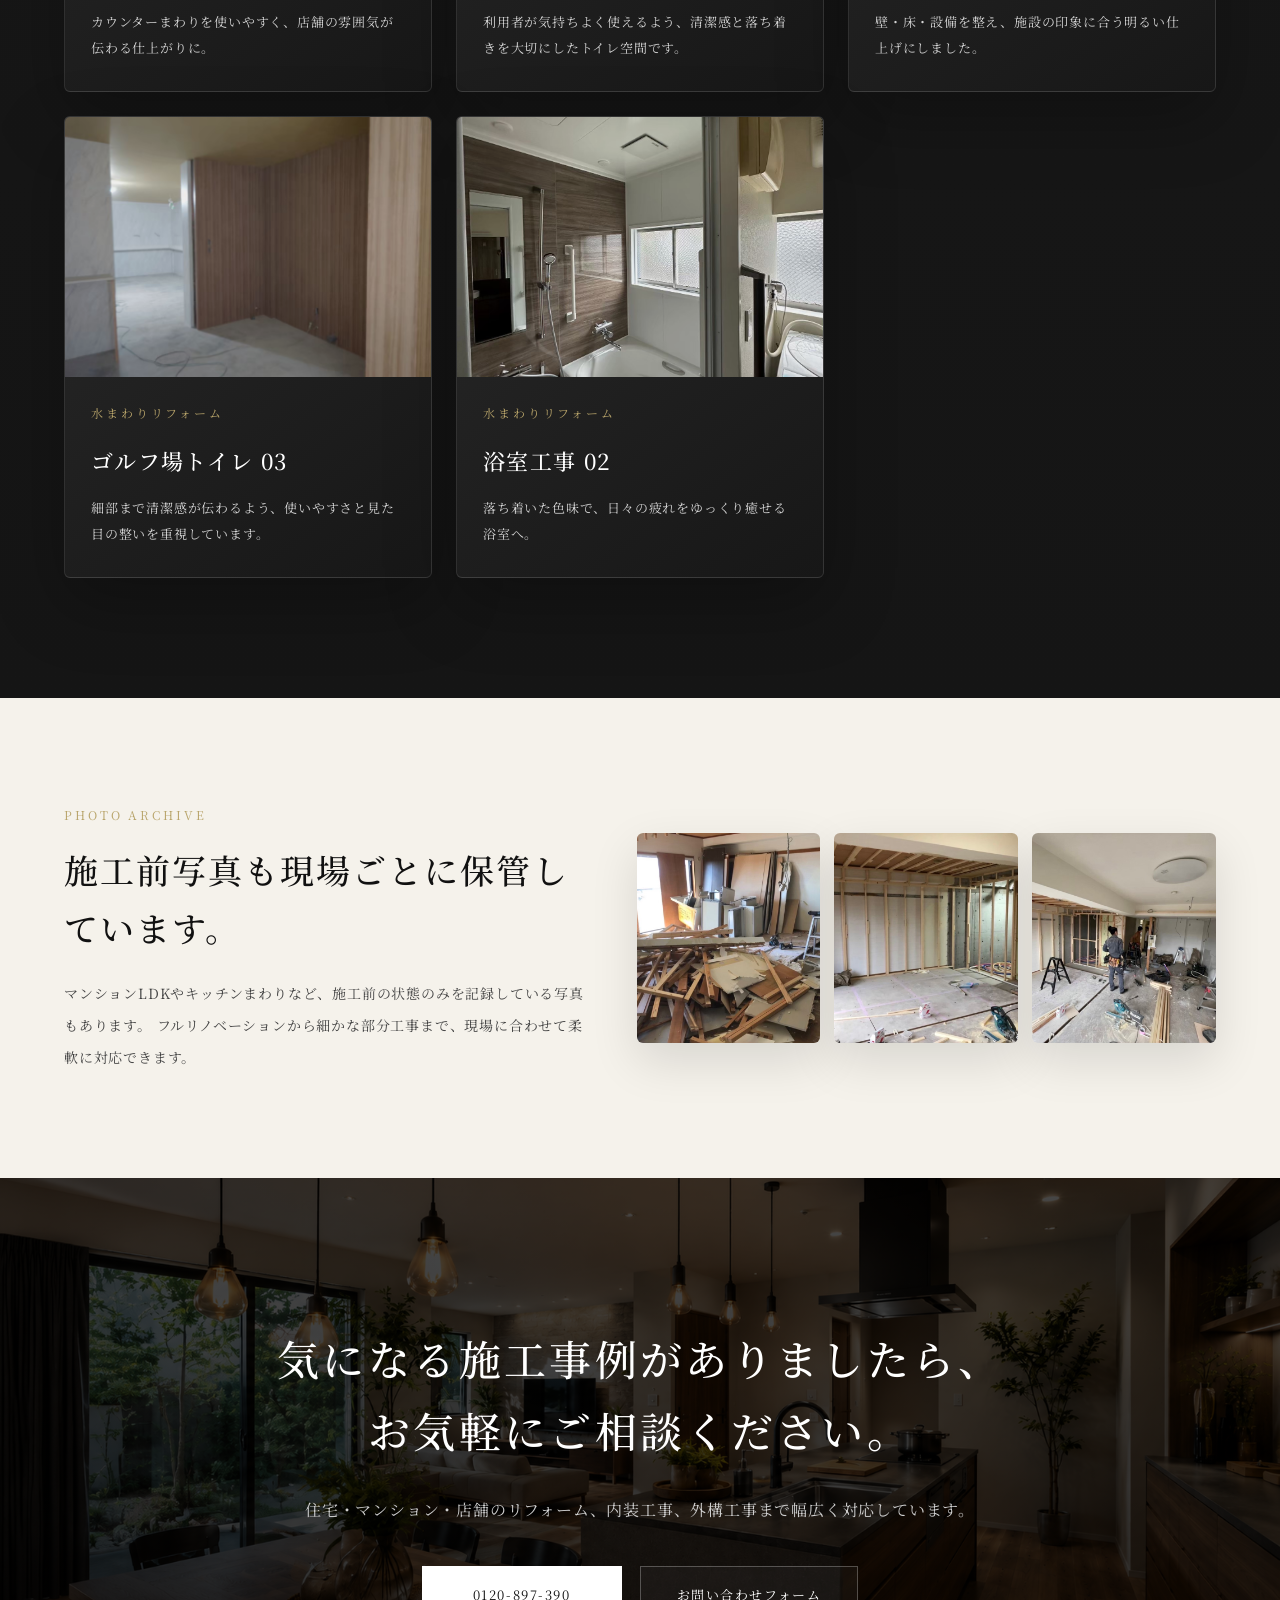
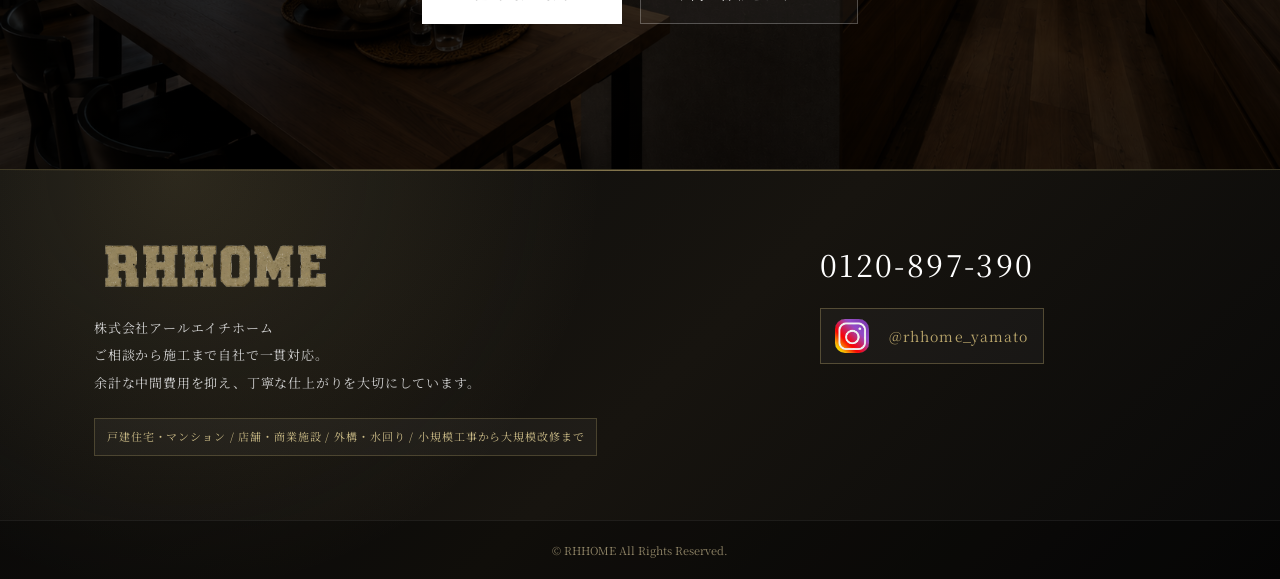
<file: works.html>
<!DOCTYPE html>
<html lang="ja">
<head>
<meta charset="UTF-8">
<meta name="viewport" content="width=device-width, initial-scale=1.0">
<title>施工事例｜株式会社アールエイチホーム</title>
<link href="https://fonts.googleapis.com/css2?family=Bebas+Neue&family=Noto+Serif+JP:wght@300;400;500;600;700&display=swap" rel="stylesheet">
<link rel="stylesheet" href="style.css?v=site-fix-2">
<link rel="stylesheet" href="instagram-fix.css?v=1">
</head>

<body>

<header class="header">
<a href="index.html" class="logo">
<span class="logo-image-crop"><img src="rh-logo.png" alt="RH HOME" class="logo-mark"></span>
<span>株式会社アールエイチホーム</span>
</a>
<button class="menu-toggle" type="button" aria-label="メニューを開く" aria-expanded="false" aria-controls="siteNav">
<span></span>
<span></span>
<span></span>
</button>

<nav class="nav" id="siteNav">
<a href="index.html">ホーム</a>
<a href="service.html">事業内容</a>
<a href="works.html">施工事例</a>
<a href="company.html">会社案内</a>
<a href="contact.html">お問い合わせ</a>
</nav>
<div class="tel">0120-897-390</div>
</header>

<section class="page-hero works-hero">
<small>WORKS</small>
<h1>施工事例</h1>
</section>

<section class="works-lead">
<div class="works-lead-inner">
<small>RENOVATION / INTERIOR / EXTERIOR</small>
<h2>住まいも店舗も、現場に合わせて丁寧に仕上げます。</h2>
<p>
水まわり、内装、外構、店舗・オフィスまで、アールエイチホームが手掛けた施工事例を紹介します。
Before / After があるものは変化が分かるように、完成写真のみのものは空間の仕上がりが伝わるようにまとめました。
</p>
</div>
</section>

<section class="works-feature">
<article class="feature-work feature-work-large">
<img src="mansion-ldk-01-after.jpg" alt="マンションLDKリノベーション">
<div class="feature-work-copy">
<span>マンションリノベーション</span>
<h2>マンションLDK工事</h2>
<p>間接照明と落ち着いた素材感で、LDK全体を上質な住空間へ。キッチンまわりまで一体感のある印象に整えています。</p>
</div>
</article>

<article class="feature-work">
<img src="dance-studio-01-after.jpg" alt="ダンススタジオ内装工事">
<div class="feature-work-copy">
<span>店舗・スタジオ内装</span>
<h2>ダンススタジオ工事</h2>
<p>鏡面、照明、天井まわりの見せ方まで整えた、動きが映えるスタジオ空間です。</p>
</div>
</article>

<article class="feature-work">
<img src="wooddeck-01-after.jpg" alt="ウッドデッキ工事">
<div class="feature-work-copy">
<span>外構・エクステリア</span>
<h2>ウッドデッキ工事</h2>
<p>掃き出し窓まわりを使いやすく整え、暮らしに馴染む屋外スペースに仕上げました。</p>
</div>
</article>
</section>

<section class="works-catalog">
<div class="section-title">
<small>BEFORE / AFTER</small>
<h2>変化が伝わる施工</h2>
</div>

<div class="case-grid">
<article class="case-card">
<div class="ba-pair">
<figure><span>Before</span><img src="wooddeck-01-before.jpg" alt="ウッドデッキ工事 施工前"></figure>
<figure><span>After</span><img src="wooddeck-01-after.jpg" alt="ウッドデッキ工事 施工後"></figure>
</div>
<div class="case-body">
<span class="case-category">外構・エクステリア</span>
<h3>ウッドデッキ工事</h3>
<p>経年感のあるデッキまわりを明るい木調に整え、窓まわりから庭へつながる使いやすいスペースに。</p>
</div>
</article>

<article class="case-card">
<div class="ba-pair">
<figure><span>Before</span><img src="dance-studio-01-before.jpg" alt="ダンススタジオ工事 施工前"></figure>
<figure><span>After</span><img src="dance-studio-01-after.jpg" alt="ダンススタジオ工事 施工後"></figure>
</div>
<div class="case-body">
<span class="case-category">店舗・スタジオ内装</span>
<h3>ダンススタジオ工事 01</h3>
<p>照明とミラーを活かし、レッスンにも撮影にも映える落ち着いたスタジオ空間へ仕上げました。</p>
</div>
</article>

<article class="case-card">
<div class="ba-pair">
<figure><span>Before</span><img src="dance-studio-02-before.jpg" alt="ダンススタジオ工事 施工前"></figure>
<figure><span>After</span><img src="dance-studio-02-after.jpg" alt="ダンススタジオ工事 施工後"></figure>
</div>
<div class="case-body">
<span class="case-category">店舗・スタジオ内装</span>
<h3>ダンススタジオ工事 02</h3>
<p>床・壁・照明のバランスを整え、広がりを感じる動きやすいレッスン環境をつくりました。</p>
</div>
</article>

<article class="case-card">
<div class="ba-pair">
<figure><span>Before</span><img src="mansion-ldk-01-before.jpg" alt="マンションLDK工事 施工前"></figure>
<figure><span>After</span><img src="mansion-ldk-01-after.jpg" alt="マンションLDK工事 施工後"></figure>
</div>
<div class="case-body">
<span class="case-category">マンションリノベーション</span>
<h3>マンションLDK工事</h3>
<p>既存の間取りを活かしながら、照明計画と内装材でホテルライクなLDKへアップデート。</p>
</div>
</article>

<article class="case-card">
<div class="ba-pair">
<figure><span>Before</span><img src="bathroom-01-before.jpg" alt="浴室工事 施工前"></figure>
<figure><span>After</span><img src="bathroom-01-after.jpg" alt="浴室工事 施工後"></figure>
</div>
<div class="case-body">
<span class="case-category">水まわりリフォーム</span>
<h3>浴室工事</h3>
<p>清掃性とくつろぎを両立した浴室へ。落ち着いたアクセントパネルで上質感を高めています。</p>
</div>
</article>

<article class="case-card">
<div class="ba-pair">
<figure><span>Before</span><img src="washroom-01-before.jpg" alt="洗面脱衣室工事 施工前"></figure>
<figure><span>After</span><img src="washroom-01-after.jpg" alt="洗面脱衣室工事 施工後"></figure>
</div>
<div class="case-body">
<span class="case-category">水まわりリフォーム</span>
<h3>洗面脱衣室工事</h3>
<p>毎日使う場所だからこそ、明るさと使いやすさを意識。収納や動線もすっきり整えました。</p>
</div>
</article>

<article class="case-card">
<div class="ba-pair">
<figure><span>Before</span><img src="toilet-01-before.jpg" alt="トイレ工事 施工前"></figure>
<figure><span>After</span><img src="toilet-01-after.jpg" alt="トイレ工事 施工後"></figure>
</div>
<div class="case-body">
<span class="case-category">水まわりリフォーム</span>
<h3>トイレ工事 01</h3>
<p>限られた空間でも印象が変わるよう、内装と設備を整え清潔感のある仕上がりに。</p>
</div>
</article>

<article class="case-card">
<div class="ba-pair">
<figure><span>Before</span><img src="toilet-02-before.jpg" alt="トイレ工事 施工前"></figure>
<figure><span>After</span><img src="toilet-02-after.jpg" alt="トイレ工事 施工後"></figure>
</div>
<div class="case-body">
<span class="case-category">水まわりリフォーム</span>
<h3>トイレ工事 02</h3>
<p>壁・床・設備の組み合わせで、コンパクトな空間を明るく使いやすいトイレへ。</p>
</div>
</article>

<article class="case-card">
<div class="ba-pair">
<figure><span>Before</span><img src="mansion-hall-01-before.jpg" alt="マンション廊下工事 施工前"></figure>
<figure><span>After</span><img src="mansion-hall-01-after.jpg" alt="マンション廊下工事 施工後"></figure>
</div>
<div class="case-body">
<span class="case-category">マンション内装</span>
<h3>マンション廊下工事</h3>
<p>住まいの印象をつくる廊下まわりを、落ち着きのある内装で上品に整えました。</p>
</div>
</article>

<article class="case-card">
<div class="ba-pair">
<figure><span>Before</span><img src="stairs-01-before.jpg" alt="階段工事 施工前"></figure>
<figure><span>After</span><img src="stairs-01-after.jpg" alt="階段工事 施工後"></figure>
</div>
<div class="case-body">
<span class="case-category">住宅内装</span>
<h3>階段工事</h3>
<p>毎日通る階段をきれいに整え、住まい全体の印象を引き締める仕上がりにしました。</p>
</div>
</article>

<article class="case-card">
<div class="ba-pair">
<figure><span>Before</span><img src="front-door-remake-01-before.jpg" alt="玄関ドアリメイク工事 施工前"></figure>
<figure><span>After</span><img src="front-door-remake-01-after.jpg" alt="玄関ドアリメイク工事 施工後"></figure>
</div>
<div class="case-body">
<span class="case-category">建具・表装リメイク</span>
<h3>玄関ドアリメイク工事</h3>
<p>既存の玄関ドアを活かしながら、落ち着いた色味で建物の印象を引き締めました。</p>
</div>
</article>

<article class="case-card">
<div class="ba-pair">
<figure><span>Before</span><img src="building-entrance-01-before.jpg" alt="ビル入口改修 施工前"></figure>
<figure><span>After</span><img src="building-entrance-01-after.jpg" alt="ビル入口改修 施工後"></figure>
</div>
<div class="case-body">
<span class="case-category">共用部改修</span>
<h3>ビル入口改修</h3>
<p>入口まわりの床・壁・照明の印象を整え、来店時の第一印象が良くなる空間へ。</p>
</div>
</article>

<article class="case-card">
<div class="ba-pair">
<figure><span>Before</span><img src="kitchen-replacement-01-before.jpg" alt="キッチン交換工事 施工前"></figure>
<figure><span>After</span><img src="kitchen-replacement-01-after.jpg" alt="キッチン交換工事 施工後"></figure>
</div>
<div class="case-body">
<span class="case-category">水まわりリフォーム</span>
<h3>キッチン交換工事</h3>
<p>収納と清掃性を高め、明るく使いやすいキッチンへ。毎日の家事がしやすい仕上がりです。</p>
</div>
</article>

<article class="case-card">
<div class="ba-pair">
<figure><span>Before</span><img src="kitchen-counter-storage-01-before.jpg" alt="キッチンカウンター収納 施工前"></figure>
<figure><span>After</span><img src="kitchen-counter-storage-01-after.jpg" alt="キッチンカウンター収納 施工後"></figure>
</div>
<div class="case-body">
<span class="case-category">造作・収納工事</span>
<h3>キッチンカウンター収納</h3>
<p>カウンター下のスペースを活かし、見た目と収納力を両立する造作収納に整えました。</p>
</div>
</article>

<article class="case-card">
<div class="ba-pair">
<figure><span>Before</span><img src="house-hallway-01-before.jpg" alt="戸建廊下リフォーム 施工前"></figure>
<figure><span>After</span><img src="house-hallway-01-after.jpg" alt="戸建廊下リフォーム 施工後"></figure>
</div>
<div class="case-body">
<span class="case-category">戸建て内装</span>
<h3>戸建廊下リフォーム</h3>
<p>廊下の壁・床まわりをすっきり整え、住まい全体の清潔感が伝わる仕上がりに。</p>
</div>
</article>

<article class="case-card">
<div class="ba-pair">
<figure><span>Before</span><img src="building-stairs-01-before.jpg" alt="ビル階段改修 施工前"></figure>
<figure><span>After</span><img src="building-stairs-01-after.jpg" alt="ビル階段改修 施工後"></figure>
</div>
<div class="case-body">
<span class="case-category">共用部改修</span>
<h3>ビル階段改修</h3>
<p>階段まわりを明るく清潔な印象へ。日常的に使う共用部を丁寧に仕上げています。</p>
</div>
</article>

<article class="case-card">
<div class="ba-pair">
<figure><span>Before</span><img src="steel-door-remake-01-before.jpg" alt="スチールドアリメイク 施工前"></figure>
<figure><span>After</span><img src="steel-door-remake-01-after.jpg" alt="スチールドアリメイク 施工後"></figure>
</div>
<div class="case-body">
<span class="case-category">建具・表装リメイク</span>
<h3>スチールドアリメイク</h3>
<p>既存のスチールドアを活かし、表面の質感を整えて落ち着いた印象に更新しました。</p>
</div>
</article>

<article class="case-card">
<div class="ba-pair">
<figure><span>Before</span><img src="elevator-01-before.jpg" alt="エレベーター改修 施工前"></figure>
<figure><span>After</span><img src="elevator-01-after.jpg" alt="エレベーター改修 施工後"></figure>
</div>
<div class="case-body">
<span class="case-category">共用部改修</span>
<h3>エレベーター改修</h3>
<p>エレベーター内外の印象を整え、共用部全体が明るく見えるよう仕上げました。</p>
</div>
</article>
</div>
</section>

<section class="works-gallery-section">
<div class="section-title">
<small>FINISH GALLERY</small>
<h2>完成写真ギャラリー</h2>
</div>

<div class="finish-grid">
<article class="finish-card finish-card-wide">
<img src="office-01-after.jpg" alt="オフィス工事">
<div>
<span>オフィス内装</span>
<h3>オフィス工事</h3>
<p>照明、壁面、床のトーンを整え、働く空間としての清潔感と落ち着きを両立しました。</p>
</div>
</article>

<article class="finish-card">
<img src="office-02-after.jpg" alt="オフィス工事">
<div>
<span>オフィス内装</span>
<h3>執務スペース仕上げ</h3>
<p>空間全体が明るく見えるよう、内装材と照明のバランスを調整しています。</p>
</div>
</article>

<article class="finish-card">
<img src="office-03-after.jpg" alt="オフィス工事">
<div>
<span>オフィス内装</span>
<h3>オフィス設備まわり</h3>
<p>使いやすさと見た目のすっきり感を大切に、細部まで丁寧に仕上げました。</p>
</div>
</article>

<article class="finish-card">
<img src="hair-salon-01-after.jpg" alt="美容室工事">
<div>
<span>美容室内装</span>
<h3>美容室工事 01</h3>
<p>上質感のある素材を使い、お客様が過ごしやすいサロン空間へ。</p>
</div>
</article>

<article class="finish-card">
<img src="hair-salon-02-after.jpg" alt="美容室工事">
<div>
<span>美容室内装</span>
<h3>美容室工事 02</h3>
<p>動線と見せ方を意識し、施術スペースの印象を整えました。</p>
</div>
</article>

<article class="finish-card">
<img src="hair-salon-03-after.jpg" alt="美容室工事">
<div>
<span>美容室内装</span>
<h3>美容室工事 03</h3>
<p>照明の当たり方まで考え、清潔感と高級感が伝わる空間に。</p>
</div>
</article>

<article class="finish-card">
<img src="hair-salon-04-after.jpg" alt="美容室工事">
<div>
<span>美容室内装</span>
<h3>美容室工事 04</h3>
<p>サロン全体の雰囲気に合わせ、落ち着いた内装で統一しています。</p>
</div>
</article>

<article class="finish-card">
<img src="restaurant-01-after.jpg" alt="飲食店内装工事">
<div>
<span>飲食店内装</span>
<h3>飲食店内装工事 01</h3>
<p>お店の印象に直結する内装を、雰囲気づくりから丁寧に整えました。</p>
</div>
</article>

<article class="finish-card">
<img src="restaurant-02-after.jpg" alt="飲食店内装工事">
<div>
<span>飲食店内装</span>
<h3>飲食店内装工事 02</h3>
<p>店舗の世界観に合わせ、素材感と照明で心地よい空間をつくっています。</p>
</div>
</article>

<article class="finish-card">
<img src="ecocarat-01-after.jpg" alt="内壁エコカラット工事">
<div>
<span>内装仕上げ</span>
<h3>内壁エコカラット工事</h3>
<p>壁面に表情を加え、空間の印象を上品に変えるアクセント施工です。</p>
</div>
</article>

<article class="finish-card finish-card-wide">
<img src="ldk-remodel-02-after.jpg" alt="LDKリフォーム工事">
<div>
<span>住宅リノベーション</span>
<h3>LDKリフォーム工事 02</h3>
<p>天井・壁・キッチンまわりまで一体で整え、明るさとくつろぎが伝わるLDKに仕上げました。</p>
</div>
</article>

<article class="finish-card">
<img src="ldk-remodel-03-after.jpg" alt="LDKリフォーム工事">
<div>
<span>住宅リノベーション</span>
<h3>LDKリフォーム工事 03</h3>
<p>素材感と照明のバランスを整え、落ち着きのある住空間へ。</p>
</div>
</article>

<article class="finish-card">
<img src="bar-counter-01-after.jpg" alt="バーカウンター工事">
<div>
<span>店舗内装</span>
<h3>バーカウンター工事</h3>
<p>カウンターまわりを使いやすく、店舗の雰囲気が伝わる仕上がりに。</p>
</div>
</article>

<article class="finish-card">
<img src="golf-toilet-01-after.jpg" alt="ゴルフ場トイレリフォーム">
<div>
<span>水まわりリフォーム</span>
<h3>ゴルフ場トイレ 01</h3>
<p>利用者が気持ちよく使えるよう、清潔感と落ち着きを大切にしたトイレ空間です。</p>
</div>
</article>

<article class="finish-card">
<img src="golf-toilet-02-after.jpg" alt="ゴルフ場トイレリフォーム">
<div>
<span>水まわりリフォーム</span>
<h3>ゴルフ場トイレ 02</h3>
<p>壁・床・設備を整え、施設の印象に合う明るい仕上げにしました。</p>
</div>
</article>

<article class="finish-card">
<img src="golf-toilet-03-after.jpg" alt="ゴルフ場トイレリフォーム">
<div>
<span>水まわりリフォーム</span>
<h3>ゴルフ場トイレ 03</h3>
<p>細部まで清潔感が伝わるよう、使いやすさと見た目の整いを重視しています。</p>
</div>
</article>

<article class="finish-card">
<img src="bathroom-02-after.jpg" alt="浴室工事">
<div>
<span>水まわりリフォーム</span>
<h3>浴室工事 02</h3>
<p>落ち着いた色味で、日々の疲れをゆっくり癒せる浴室へ。</p>
</div>
</article>
</div>
</section>

<section class="works-note">
<div>
<span>PHOTO ARCHIVE</span>
<h2>施工前写真も現場ごとに保管しています。</h2>
<p>
マンションLDKやキッチンまわりなど、施工前の状態のみを記録している写真もあります。
フルリノベーションから細かな部分工事まで、現場に合わせて柔軟に対応できます。
</p>
</div>
<div class="note-gallery">
<img src="mansion-kdk-02-before.jpg" alt="マンションKDK工事 施工前">
<img src="mansion-ldk-03-before.jpg" alt="マンションLDK工事 施工前">
<img src="mansion-ldk-04-before.jpg" alt="マンションLDK工事 施工前">
</div>
</section>

<section class="cta">
<h2>
気になる施工事例がありましたら、<br>
お気軽にご相談ください。
</h2>
<p>住宅・マンション・店舗のリフォーム、内装工事、外構工事まで幅広く対応しています。</p>
<div class="buttons" style="justify-content:center;">
<a href="tel:0120897390" class="btn primary">0120-897-390</a>
<a href="contact.html" class="btn">お問い合わせフォーム</a>
</div>
</section>

<footer class="footer">
<div class="footer-inner">
<div class="footer-brand">
<div class="footer-logo"><img src="rh-logo.png" alt="RH HOME" class="logo-mark"></div>
<p>
株式会社アールエイチホーム<br>
リフォーム・リノベーション / 店舗内装工事<br>
神奈川を中心に関東エリア対応
</p>
</div>
<div class="footer-contact">
<a href="tel:0120897390" class="footer-tel">0120-897-390</a>
<a href="https://www.instagram.com/rhhome_yamato/" target="_blank" class="footer-instagram">
Instagram　@rhhome_yamato
</a>
</div>
</div>
<div class="footer-bottom">
© RH HOME All Rights Reserved.
</div>
</footer>

<script>
const menuToggle = document.querySelector(".menu-toggle");
const siteNav = document.getElementById("siteNav");

if(menuToggle && siteNav){
menuToggle.addEventListener("click",function(){
const isOpen = siteNav.classList.toggle("open");
menuToggle.classList.toggle("open",isOpen);
menuToggle.setAttribute("aria-expanded",isOpen ? "true" : "false");
});
}
</script>

</body>
</html>
</file>
<file: style.css>
*{
margin:0;
padding:0;
box-sizing:border-box;
}

html{
scroll-behavior:smooth;
overflow-x:hidden;
width:100%;
}

body{
font-family:"Noto Serif JP",serif;
background:#121212;
color:#fff;
line-height:2;
letter-spacing:.05em;
overflow-x:hidden;
width:100%;
max-width:100vw;
}

a{
text-decoration:none;
color:inherit;
}

img{
width:100%;
display:block;
object-fit:cover;
}

/* =========================
HEADER
========================= */

.header{
position:fixed;
top:0;
left:0;
width:100%;
z-index:999;
display:flex;
justify-content:space-between;
align-items:center;
padding:22px 5%;
background:transparent;
color:#fff;
transition:transform .35s ease, background .35s ease;
}

.header.hide{
transform:translateY(-120%);
}

@supports (animation-timeline: scroll()){
.header{
animation:headerAutoHide linear both;
animation-timeline:scroll(root);
animation-range:120px 240px;
}

@keyframes headerAutoHide{
from{
transform:translateY(0);
}
to{
transform:translateY(-120%);
}
}
}

.logo{
font-family:"Bebas Neue",sans-serif;
font-size:58px;
font-weight:400;
letter-spacing:.08em;
line-height:1;
white-space:nowrap;
display:flex;
flex-direction:column;
align-items:flex-start;
width:260px;
max-width:26vw;
overflow:hidden;
flex-shrink:0;
}

.logo-image-crop{
display:block;
width:260px;
height:50px;
max-width:100%;
overflow:hidden;
position:relative;
}

.logo-mark{
width:360px;
max-width:none;
height:auto;
object-fit:contain;
position:absolute;
top:50%;
left:50%;
transform:translate(-50%,-45%);
}

.logo > span:not(.logo-image-crop){
display:block;
font-family:"Noto Serif JP",serif;
font-size:11px;
font-weight:400;
color:#b8a46a;
margin-top:10px;
letter-spacing:.12em;
}

.nav{
display:flex;
gap:28px;
font-size:13px;
letter-spacing:.11em;
}

.menu-toggle{
display:none;
width:44px;
height:44px;
align-items:center;
justify-content:center;
flex-direction:column;
gap:6px;
border:1px solid rgba(255,255,255,.26);
background:rgba(0,0,0,.22);
color:#fff;
cursor:pointer;
position:relative;
z-index:1001;
}

.menu-toggle span{
display:block;
width:20px;
height:1px;
background:#fff;
transition:.3s;
}

.menu-toggle.open span:nth-child(1){
transform:translateY(7px) rotate(45deg);
}

.menu-toggle.open span:nth-child(2){
opacity:0;
}

.menu-toggle.open span:nth-child(3){
transform:translateY(-7px) rotate(-45deg);
}

.nav a{
position:relative;
transition:.3s;
}

.nav a::after{
content:"";
position:absolute;
left:0;
bottom:-8px;
width:0;
height:1px;
background:#b8a46a;
transition:.3s;
}

.nav a:hover{
color:#b8a46a;
}

.nav a:hover::after{
width:100%;
}

.tel{
font-size:25px;
font-weight:500;
letter-spacing:.04em;
white-space:nowrap;
}

/* =========================
HERO
========================= */

.hero{
min-height:100vh;
position:relative;
display:flex;
align-items:center;
padding:140px 5% 80px;
overflow:hidden;
color:#fff;
}

.hero::before{
content:"";
position:absolute;
inset:0;
background:
linear-gradient(
90deg,
rgba(0,0,0,.82) 0%,
rgba(0,0,0,.62) 32%,
rgba(0,0,0,.32) 60%,
rgba(0,0,0,.12) 82%,
rgba(0,0,0,.02) 100%
),
url("main.jpg") center/cover no-repeat;
transform:scale(1.04);
animation:zoom 13s ease-in-out infinite alternate;
}

@keyframes zoom{
from{transform:scale(1.04);}
to{transform:scale(1.1);}
}

.hero-inner{
position:relative;
z-index:2;
max-width:720px;
}

.hero-sub{
font-size:14px;
color:#e0e0e0;
letter-spacing:.14em;
margin-bottom:28px;
}

.hero-line{
width:90px;
height:1px;
background:rgba(255,255,255,.72);
margin-bottom:38px;
}

.hero h1{
font-size:clamp(34px,4.2vw,60px);
font-weight:500;
line-height:1.55;
letter-spacing:.03em;
margin-bottom:34px;
}

.hero p{
font-size:16px;
color:#d8d8d8;
line-height:2.3;
margin-bottom:48px;
}

/* =========================
BUTTON
========================= */

.buttons{
display:flex;
gap:18px;
flex-wrap:wrap;
}

.btn{
display:inline-flex;
align-items:center;
justify-content:center;
padding:15px 36px;
border:1px solid rgba(255,255,255,.26);
background:rgba(255,255,255,.035);
font-size:13px;
letter-spacing:.12em;
transition:.35s;
min-width:200px;
color:#fff;
cursor:pointer;
}

.btn.primary{
background:#fff;
color:#111;
border-color:#fff;
}

.btn:hover{
background:#b8a46a;
color:#111;
border-color:#b8a46a;
transform:translateY(-2px);
}

/* =========================
SECTION
========================= */

.section{
position:relative;
padding:125px 5%;
background:linear-gradient(180deg,#1c1c1c,#171717);
color:#fff;
}

.section::before{
content:"";
position:absolute;
top:0;
left:5%;
right:5%;
height:1px;
background:linear-gradient(90deg,transparent,rgba(184,164,106,.35),transparent);
}

.section-title{
text-align:center;
margin-bottom:78px;
}

.section-title small{
display:block;
font-size:13px;
letter-spacing:.32em;
color:#b8a46a;
margin-bottom:16px;
}

.section-title h2{
font-size:38px;
font-weight:500;
letter-spacing:.12em;
}

/* =========================
CARD
========================= */

.grid-4{
display:grid;
grid-template-columns:repeat(4,1fr);
gap:26px;
}

.card{
background:linear-gradient(145deg,#2c2c2c,#181818);
border:1px solid rgba(255,255,255,.11);
padding:0 0 36px;
transition:.4s;
overflow:hidden;
box-shadow:0 24px 70px rgba(0,0,0,.32);
border-radius:6px;
}

.card:hover{
transform:translateY(-8px);
border-color:rgba(184,164,106,.75);
}

.card img{
height:220px;
margin-bottom:28px;
filter:brightness(.94);
transition:1s;
}

.card:hover img{
filter:brightness(1);
transform:scale(1.04);
}

.card h3{
font-size:21px;
font-weight:500;
margin:0 28px 16px;
}

.card p{
font-size:14px;
color:#d4d4d4;
line-height:2.1;
margin:0 28px;
}

/* =========================
SERVICE
========================= */

.service-list{
display:flex;
flex-direction:column;
gap:96px;
}

.service-row{
display:grid;
grid-template-columns:1fr 1fr;
gap:64px;
align-items:center;
color:inherit;
}

.service-row.reverse .service-image{
order:2;
}

.service-row.reverse .service-text{
order:1;
padding-left:80px;
}

.service-image{
overflow:hidden;
height:285px;
background:#111;
border:1px solid rgba(255,255,255,.1);
border-radius:6px;
box-shadow:0 24px 70px rgba(0,0,0,.28);
}

.service-image img{
width:100%;
height:100%;
transition:1s;
filter:brightness(.94);
}

.service-row:hover .service-image img{
transform:scale(1.05);
filter:brightness(1);
}

.service-text h3{
font-size:34px;
font-weight:500;
margin-bottom:22px;
letter-spacing:.05em;
}

.service-text p{
font-size:15px;
line-height:2.4;
color:#d4d4d4;
}

/* =========================
PAGE HERO
========================= */

.page-hero{
min-height:420px;
position:relative;
display:flex;
flex-direction:column;
align-items:center;
justify-content:center;
text-align:center;
padding:140px 5% 80px;
overflow:hidden;
color:#fff;
}

.page-hero::before{
content:"";
position:absolute;
inset:0;
background:
linear-gradient(rgba(0,0,0,.62),rgba(0,0,0,.76)),
url("main.jpg") center/cover no-repeat;
transform:scale(1.04);
}

.company-hero::before{
background:
linear-gradient(rgba(0,0,0,.58),rgba(0,0,0,.78)),
url("exterior.jpg") center/cover no-repeat;
}

.page-hero small,
.page-hero h1{
position:relative;
z-index:1;
}

.page-hero small{
display:block;
font-size:14px;
letter-spacing:.32em;
color:#b8a46a;
margin-bottom:18px;
}

.page-hero h1{
font-size:clamp(38px,5vw,64px);
font-weight:500;
letter-spacing:.14em;
}

/* =========================
COMPANY
========================= */

.company-section{
background:#f5f2eb;
color:#111;
padding:110px 5% 120px;
}

.company-section::before{
display:none;
}

.company-intro{
max-width:980px;
margin:0 auto 70px;
text-align:center;
}

.company-intro small{
display:block;
font-size:13px;
letter-spacing:.3em;
color:#b8a46a;
margin-bottom:20px;
}

.company-intro h2{
font-size:38px;
font-weight:500;
line-height:1.8;
letter-spacing:.08em;
margin-bottom:32px;
}

.company-intro p{
font-size:15px;
line-height:2.45;
color:#444;
margin-bottom:20px;
}

.company-table{
max-width:980px;
margin:0 auto;
background:#fff;
border:1px solid #e2dacd;
box-shadow:0 18px 48px rgba(0,0,0,.08);
}

.company-row{
display:grid;
grid-template-columns:220px 1fr;
border-bottom:1px solid #e8e0d3;
}

.company-row:last-child{
border-bottom:none;
}

.company-head{
display:flex;
align-items:center;
padding:24px 28px;
background:#201f1d;
color:#b8a46a;
font-size:14px;
font-weight:600;
letter-spacing:.12em;
}

.company-data{
padding:24px 34px;
font-size:15px;
line-height:2.1;
color:#222;
background:#fff;
}

/* =========================
CONTACT
========================= */

.contact-section{
background:#f5f2eb;
color:#111;
padding:105px 5% 115px;
}

.contact-section::before{
display:none;
}

.contact-intro{
max-width:920px;
margin:0 auto 56px;
text-align:center;
}

.contact-intro h2{
font-size:36px;
font-weight:500;
line-height:1.75;
letter-spacing:.06em;
margin-bottom:24px;
}

.contact-intro p{
font-size:15px;
line-height:2.3;
color:#444;
}

.contact-wrap{
max-width:1120px;
margin:0 auto;
display:grid;
grid-template-columns:.82fr 1.18fr;
gap:28px;
align-items:start;
}

.contact-info,
.contact-form{
background:#fff;
border:1px solid #e2dacd;
box-shadow:0 18px 48px rgba(0,0,0,.08);
border-radius:6px;
}

.contact-info{
padding:38px 36px;
}

.contact-info h3{
font-size:24px;
font-weight:500;
letter-spacing:.06em;
margin-bottom:18px;
}

.contact-info p{
font-size:14px;
line-height:2.1;
color:#444;
}

.contact-tel{
display:block;
font-size:34px;
line-height:1.4;
letter-spacing:.06em;
color:#111;
margin:22px 0 12px;
}

.contact-time{
color:#777;
}

.contact-form{
padding:34px 36px 38px;
display:grid;
gap:22px;
}

.contact-form label{
display:grid;
gap:9px;
font-size:14px;
font-weight:500;
letter-spacing:.08em;
color:#222;
}

.contact-form input,
.contact-form textarea{
width:100%;
border:1px solid #d8cfbf;
background:#fbfaf7;
padding:14px 16px;
font:inherit;
font-size:15px;
line-height:1.7;
color:#111;
border-radius:4px;
outline:none;
transition:.25s;
}

.contact-form textarea{
min-height:170px;
resize:vertical;
}

.contact-form input:focus,
.contact-form textarea:focus{
border-color:#b8a46a;
background:#fff;
box-shadow:0 0 0 3px rgba(184,164,106,.14);
}

.contact-submit{
display:flex;
justify-content:flex-end;
}

/* =========================
CONCEPT
========================= */

.concept-section{
position:relative;
padding:135px 5%;
background:linear-gradient(180deg,#181818,#202020);
text-align:center;
color:#fff;
}

.concept-section::before{
content:"";
position:absolute;
top:0;
left:5%;
right:5%;
height:1px;
background:linear-gradient(90deg,transparent,rgba(184,164,106,.35),transparent);
}

.concept-inner{
max-width:920px;
margin:0 auto;
}

.concept-inner small{
display:block;
font-size:13px;
letter-spacing:.32em;
color:#b8a46a;
margin-bottom:22px;
}

.concept-inner h2{
font-size:38px;
font-weight:500;
letter-spacing:.08em;
line-height:1.8;
margin-bottom:34px;
}

.concept-inner p{
font-size:15px;
color:#d4d4d4;
line-height:2.65;
margin-bottom:28px;
}

/* =========================
WORKS
========================= */

.works-section{
background:linear-gradient(180deg,#242424,#181818);
overflow:hidden;
}

.works-slider{
overflow-x:auto;
padding-bottom:12px;
}

.works-slider::-webkit-scrollbar{
height:6px;
}

.works-slider::-webkit-scrollbar-thumb{
background:rgba(255,255,255,.25);
border-radius:10px;
}

.works-track{
display:flex;
gap:28px;
width:max-content;
animation:worksScroll 45s linear infinite;
}

.works-slider:hover .works-track{
animation-play-state:paused;
}

@keyframes worksScroll{
0%{
transform:translateX(0);
}
100%{
transform:translateX(-45%);
}
}

.works-slide{
width:420px;
background:linear-gradient(145deg,#303030,#1c1c1c);
border:1px solid rgba(255,255,255,.12);
overflow:hidden;
box-shadow:0 22px 65px rgba(0,0,0,.3);
flex-shrink:0;
border-radius:6px;
}

.works-slide img{
height:300px;
transition:1s;
filter:brightness(.9);
}

.works-slide:hover img{
transform:scale(1.06);
filter:brightness(1);
}

.works-slide h3{
font-size:21px;
font-weight:500;
margin:24px 24px 10px;
}

.works-slide p{
font-size:14px;
color:#d4d4d4;
line-height:2;
margin:0 24px 28px;
}

/* =========================
WORKS PAGE
========================= */

.works-hero::before{
background:
linear-gradient(rgba(0,0,0,.56),rgba(0,0,0,.78)),
url("mansion-ldk-01-after.jpg") center/cover no-repeat;
}

.works-lead{
background:#f5f2eb;
color:#111;
padding:92px 5% 82px;
}

.works-lead-inner{
max-width:980px;
margin:0 auto;
}

.works-lead small,
.works-note span,
.feature-work-copy span,
.case-category,
.finish-card span{
display:block;
font-size:12px;
letter-spacing:.24em;
color:#b8a46a;
margin-bottom:14px;
}

.works-lead h2{
font-size:38px;
font-weight:500;
line-height:1.75;
letter-spacing:.06em;
margin-bottom:24px;
}

.works-lead p{
font-size:15px;
line-height:2.4;
color:#444;
}

.works-feature{
display:grid;
grid-template-columns:1.25fr 1fr;
grid-auto-rows:330px;
gap:22px;
padding:0 5% 110px;
background:#f5f2eb;
}

.feature-work{
position:relative;
overflow:hidden;
border-radius:6px;
background:#111;
color:#fff;
box-shadow:0 24px 70px rgba(0,0,0,.16);
}

.feature-work-large{
grid-row:span 2;
}

.feature-work img{
width:100%;
height:100%;
object-fit:cover;
filter:brightness(.78);
transition:1s;
}

.feature-work:hover img{
transform:scale(1.04);
filter:brightness(.92);
}

.feature-work-copy{
position:absolute;
left:0;
right:0;
bottom:0;
padding:34px;
background:linear-gradient(180deg,transparent,rgba(0,0,0,.82));
}

.feature-work-copy h2{
font-size:36px;
font-weight:500;
letter-spacing:.06em;
line-height:1.45;
margin-bottom:12px;
}

.feature-work-copy p{
font-size:14px;
line-height:2;
color:#e0e0e0;
}

.works-catalog,
.works-gallery-section{
background:linear-gradient(180deg,#1c1c1c,#151515);
padding:120px 5%;
color:#fff;
}

.works-gallery-section{
padding-top:0;
}

.case-grid{
display:grid;
grid-template-columns:repeat(2,minmax(0,1fr));
gap:28px;
}

.case-card{
background:linear-gradient(145deg,#2a2a2a,#181818);
border:1px solid rgba(255,255,255,.1);
border-radius:6px;
overflow:hidden;
box-shadow:0 24px 70px rgba(0,0,0,.32);
}

.ba-pair{
display:grid;
grid-template-columns:1fr 1fr;
gap:1px;
background:rgba(255,255,255,.08);
}

.ba-pair figure{
position:relative;
height:260px;
overflow:hidden;
background:#0f0f0f;
}

.ba-pair figure span{
position:absolute;
top:14px;
left:14px;
z-index:2;
display:inline-flex;
align-items:center;
justify-content:center;
min-width:78px;
height:28px;
padding:0 12px;
background:rgba(0,0,0,.68);
border:1px solid rgba(255,255,255,.18);
font-size:11px;
letter-spacing:.16em;
color:#fff;
}

.ba-pair img{
height:100%;
object-fit:cover;
transition:.8s;
}

.case-card:hover .ba-pair img{
transform:scale(1.035);
}

.case-body{
padding:28px 30px 34px;
}

.case-body h3{
font-size:24px;
font-weight:500;
letter-spacing:.06em;
margin-bottom:14px;
}

.case-body p{
font-size:14px;
line-height:2.15;
color:#d4d4d4;
}

.finish-grid{
display:grid;
grid-template-columns:repeat(3,minmax(0,1fr));
gap:24px;
}

.finish-card{
background:linear-gradient(145deg,#292929,#171717);
border:1px solid rgba(255,255,255,.1);
border-radius:6px;
overflow:hidden;
box-shadow:0 24px 70px rgba(0,0,0,.28);
transition:.35s;
}

.finish-card:hover{
transform:translateY(-6px);
border-color:rgba(184,164,106,.56);
}

.finish-card-wide{
grid-column:span 2;
}

.finish-card img{
height:260px;
object-fit:cover;
filter:brightness(.94);
}

.finish-card div{
padding:24px 26px 30px;
}

.finish-card h3{
font-size:22px;
font-weight:500;
letter-spacing:.06em;
margin-bottom:12px;
}

.finish-card p{
font-size:13px;
line-height:2;
color:#d4d4d4;
}

.works-note{
display:grid;
grid-template-columns:1fr 1.1fr;
gap:46px;
align-items:center;
padding:105px 5%;
background:#f5f2eb;
color:#111;
}

.works-note h2{
font-size:34px;
font-weight:500;
line-height:1.7;
letter-spacing:.06em;
margin-bottom:20px;
}

.works-note p{
font-size:14px;
line-height:2.3;
color:#444;
}

.note-gallery{
display:grid;
grid-template-columns:repeat(3,1fr);
gap:14px;
}

.note-gallery img{
height:210px;
border-radius:6px;
object-fit:cover;
box-shadow:0 18px 48px rgba(0,0,0,.12);
}

/* =========================
INSTAGRAM
========================= */

.instagram-text{
font-size:15px;
color:#d4d4d4;
line-height:2.2;
margin-bottom:28px;
letter-spacing:.05em;
}

.instagram-text{
font-size:0;
}

.instagram-text::before{
content:"施工事例や日々の工事風景を";
display:block;
font-size:15px;
line-height:2.2;
}

.instagram-text::after{
content:"でもご紹介しています。";
display:inline-block;
min-height:26px;
padding-left:38px;
background:url("Instagramlogo.jpg") left center/34px 34px no-repeat;
font-size:15px;
line-height:2.2;
}

.instagram-button{
display:inline-flex;
align-items:center;
gap:12px;
padding:16px 32px;
border:1px solid #b8a46a;
color:#fff;
text-decoration:none;
font-size:15px;
letter-spacing:.08em;
transition:.3s;
}

.instagram-button > img{
display:none;
}

.instagram-button::before{
content:"";
display:inline-block;
width:28px;
height:28px;
border-radius:8px;
background:url("Instagramlogo.jpg") center/134% 134% no-repeat;
flex-shrink:0;
overflow:hidden;
}

.instagram-logo{
width:auto;
height:24px;
max-width:112px;
object-fit:contain;
display:inline-block;
vertical-align:middle;
}

.instagram-wordmark{
display:inline-flex;
align-items:center;
vertical-align:middle;
margin:0 4px;
}

.instagram-wordmark img{
width:auto;
height:24px;
max-width:116px;
object-fit:contain;
display:block;
}

.instagram-button:hover{
background:#b8a46a;
color:#111;
transform:translateY(-2px);
}

/* =========================
CTA
========================= */

.cta{
padding:145px 5%;
text-align:center;
background:
linear-gradient(rgba(0,0,0,.72),rgba(0,0,0,.82)),
url("main.jpg") center/cover no-repeat;
color:#fff;
}

.cta h2{
font-size:42px;
font-weight:500;
line-height:1.7;
letter-spacing:.08em;
margin-bottom:28px;
}

.cta-nowrap{
white-space:nowrap;
}

.cta p{
font-size:16px;
color:#d0d0d0;
margin-bottom:40px;
}

.cta .buttons{
justify-content:center;
}

/* =========================
FOOTER
========================= */

.footer{
position:relative;
background:
radial-gradient(circle at 14% 0%,rgba(184,164,106,.18),transparent 36%),
linear-gradient(135deg,#0b0b0b 0%,#17140f 52%,#080808 100%);
border-top:1px solid rgba(184,164,106,.28);
color:#fff;
overflow:hidden;
}

.footer::after{
content:"";
position:absolute;
left:0;
right:0;
top:0;
height:1px;
background:linear-gradient(90deg,transparent,rgba(184,164,106,.7),transparent);
}

.footer-inner{
position:relative;
max-width:1220px;
margin:0 auto;
padding:64px 5%;
display:grid;
grid-template-columns:minmax(0,1.3fr) minmax(240px,.7fr);
align-items:start;
gap:46px;
}

.footer-logo{
font-family:"Bebas Neue",sans-serif;
font-size:56px;
font-weight:400;
letter-spacing:.08em;
margin-bottom:16px;
line-height:1;
width:min(430px,100%);
height:58px;
position:relative;
overflow:hidden;
}

.footer-brand p,
.footer-lead{
font-size:13px;
line-height:2.1;
color:#d0d0d0;
}

.footer-brand::after{
content:"住宅リフォーム / 店舗内装 / リノベーション / 外構工事";
display:inline-flex;
margin-top:22px;
border:1px solid rgba(184,164,106,.28);
background:rgba(255,255,255,.04);
color:#cdbd88;
font-size:11px;
letter-spacing:.08em;
line-height:1.8;
padding:8px 12px;
}

.footer-tags{
display:flex;
flex-wrap:wrap;
gap:8px;
margin-top:22px;
}

.footer-tags span{
border:1px solid rgba(184,164,106,.28);
background:rgba(255,255,255,.04);
color:#cdbd88;
font-size:11px;
letter-spacing:.08em;
padding:7px 11px;
}

.footer-links h3,
.footer-contact-label{
display:block;
margin-bottom:18px;
font-family:"Bebas Neue",sans-serif;
font-size:24px;
font-weight:400;
letter-spacing:.14em;
color:#b8a46a;
line-height:1;
}

.footer-nav{
display:grid;
gap:11px;
}

.footer-nav a{
color:#d8d8d8;
font-size:13px;
letter-spacing:.06em;
text-decoration:none;
transition:.25s;
}

.footer-nav a:hover{
color:#b8a46a;
transform:translateX(3px);
}

.footer-contact{
display:flex;
flex-direction:column;
align-items:flex-start;
gap:12px;
}

.footer-contact p{
margin:0;
font-size:12px;
line-height:1.8;
letter-spacing:.06em;
color:#a5a5a5;
}

.footer-tel{
font-size:30px;
letter-spacing:.08em;
color:#fff;
text-decoration:none;
transition:.3s;
}

.footer-tel:hover{
opacity:.7;
}

.footer-instagram{
display:inline-flex;
align-items:center;
gap:10px;
margin-top:2px;
padding:10px 14px;
border:1px solid rgba(184,164,106,.36);
background:rgba(255,255,255,.035);
font-size:14px;
letter-spacing:.08em;
color:#b8a46a;
text-decoration:none;
transition:.3s;
font-size:0;
}

.footer-instagram img,
.footer-instagram span{
display:none;
}

.footer-instagram::before{
content:"";
display:inline-block;
width:28px;
height:28px;
border-radius:8px;
background:url("Instagramlogo.jpg") center/134% 134% no-repeat;
flex-shrink:0;
overflow:hidden;
}

.footer-instagram::after{
content:"@rhhome_yamato";
font-size:14px;
letter-spacing:.08em;
color:#b8a46a;
}

.footer-instagram:hover{
background:rgba(184,164,106,.13);
transform:translateY(-2px);
}

.footer-bottom{
position:relative;
border-top:1px solid rgba(255,255,255,.07);
padding:18px 5%;
text-align:center;
font-size:11px;
letter-spacing:.12em;
color:#8f8466;
background:rgba(0,0,0,.32);
font-size:0;
}

.footer-bottom::after{
content:"© RHHOME All Rights Reserved.";
font-size:11px;
}

/* =========================
MOBILE
========================= */

@media(max-width:1100px){

.tel{
display:none;
}

.header{
padding:18px 5%;
}

.menu-toggle{
display:flex;
margin-left:auto;
}

.nav{
display:none;
position:absolute;
top:74px;
left:5%;
right:5%;
flex-direction:column;
gap:0;
padding:14px 0;
background:rgba(18,18,18,.96);
border:1px solid rgba(255,255,255,.16);
box-shadow:0 22px 60px rgba(0,0,0,.38);
backdrop-filter:blur(12px);
}

.nav.open{
display:flex;
}

.nav a{
display:block;
padding:14px 22px;
font-size:14px;
letter-spacing:.12em;
}

.nav a::after{
display:none;
}

.logo{
font-size:42px;
width:270px;
max-width:72vw;
}

.logo-image-crop{
width:220px;
height:40px;
}

.logo-mark{
width:300px;
}

.logo > span:not(.logo-image-crop){
font-size:9px;
}

.hero{
padding:120px 5% 70px;
}

.hero h1{
font-size:29px;
}

.hero p{
font-size:13px;
}

.section{
padding:90px 5%;
}

.grid-4{
grid-template-columns:1fr;
}

.service-row{
grid-template-columns:1fr;
gap:30px;
}

.service-row.reverse .service-image,
.service-row.reverse .service-text{
order:initial;
padding-left:0;
}

.service-image{
height:220px;
}

.service-text h3{
font-size:24px;
}

.service-text p{
font-size:13px;
line-height:2.1;
}

.page-hero{
min-height:330px;
padding:120px 5% 65px;
}

.page-hero h1{
font-size:38px;
}

.company-section{
padding:80px 5% 90px;
}

.company-intro{
text-align:left;
margin-bottom:46px;
}

.company-intro h2{
font-size:26px;
line-height:1.75;
}

.company-intro p{
font-size:13px;
line-height:2.2;
}

.company-table{
box-shadow:0 12px 30px rgba(0,0,0,.08);
}

.company-row{
grid-template-columns:1fr;
}

.company-head{
padding:16px 20px;
}

.company-data{
padding:18px 20px 22px;
font-size:14px;
line-height:2;
}

.concept-section{
padding:90px 5%;
}

.concept-inner h2{
font-size:26px;
line-height:1.7;
}

.concept-inner p{
font-size:13px;
line-height:2.2;
}

.works-slide{
width:82vw;
}

.works-slide img{
height:220px;
}

.works-slide h3{
font-size:20px;
}

.works-slide p{
font-size:13px;
}

.cta{
padding:100px 5%;
}

.cta h2{
font-size:25px;
line-height:1.65;
letter-spacing:.04em;
}

.footer-inner{
grid-template-columns:1fr;
align-items:flex-start;
padding:48px 5%;
gap:34px;
}

.footer-contact{
align-items:flex-start;
}

.footer-nav{
grid-template-columns:repeat(2,minmax(0,1fr));
column-gap:28px;
}

.footer-logo{
font-size:42px;
width:300px;
max-width:82vw;
height:46px;
}

.footer-lead br{
display:none;
}

.footer-tel{
font-size:24px;
}

.instagram-logo,
.instagram-wordmark img{
height:22px;
max-width:104px;
}

.section-title h2{
font-size:26px;
letter-spacing:.02em;
white-space:nowrap;
}

.works-lead{
padding:74px 5% 58px;
}

.works-lead h2{
font-size:25px;
line-height:1.75;
}

.works-lead p{
font-size:13px;
line-height:2.15;
}

.works-feature{
grid-template-columns:1fr;
grid-auto-rows:auto;
padding:0 5% 78px;
}

.feature-work,
.feature-work-large{
grid-row:auto;
height:360px;
}

.feature-work-copy{
padding:24px;
}

.feature-work-copy h2{
font-size:25px;
}

.feature-work-copy p{
font-size:13px;
line-height:1.9;
}

.works-catalog,
.works-gallery-section{
padding:84px 5%;
}

.works-gallery-section{
padding-top:0;
}

.case-grid,
.finish-grid,
.works-note{
grid-template-columns:1fr;
}

.ba-pair{
grid-template-columns:1fr;
}

.ba-pair figure{
height:250px;
}

.case-body{
padding:24px 22px 28px;
}

.case-body h3,
.finish-card h3{
font-size:20px;
}

.finish-card-wide{
grid-column:auto;
}

.finish-card img{
height:245px;
}

.works-note{
padding:76px 5%;
gap:28px;
}

.works-note h2{
font-size:24px;
}

.note-gallery{
grid-template-columns:1fr;
}

.note-gallery img{
height:230px;
}

.contact-section{
padding:76px 5% 88px;
}

.contact-intro{
text-align:left;
margin-bottom:34px;
}

.contact-intro h2{
font-size:25px;
line-height:1.7;
}

.contact-intro p{
font-size:13px;
line-height:2.1;
}

.contact-wrap{
grid-template-columns:1fr;
gap:22px;
}

.contact-info,
.contact-form{
padding:26px 22px 30px;
}

.contact-info h3{
font-size:20px;
}

.contact-tel{
font-size:28px;
}

.contact-form{
gap:18px;
}

.contact-form input,
.contact-form textarea{
font-size:16px;
padding:13px 14px;
}

.contact-submit{
justify-content:stretch;
}

.contact-submit .btn{
width:100%;
}

}
</file>
<file: instagram-fix.css>
.logo-image-crop .logo-mark,
.footer-logo .logo-mark{
content:url("RH_HOME_uniform_spacing_less_distress_transparent.png");
width:100%;
height:100%;
max-width:100%;
object-fit:contain;
position:absolute;
top:50%;
left:50%;
transform:translate(-50%,-50%);
}

.logo-image-crop{
height:54px;
}

.logo > span:not(.logo-image-crop){
width:260px;
max-width:100%;
text-align:center;
margin-top:8px;
}

.footer-logo{
height:64px;
}

.footer-logo .logo-mark{
left:0;
transform:translateY(-50%);
object-position:left center;
}

.footer-brand p{
font-size:0;
line-height:0;
}

.footer-brand p::before{
content:"株式会社アールエイチホーム";
display:block;
font-size:13px;
line-height:2.1;
color:#d0d0d0;
}

.footer-brand p::after{
content:"ご相談から施工まで自社で一貫対応。\A余計な中間費用を抑え、丁寧な仕上がりを大切にしています。";
display:block;
white-space:pre-line;
font-size:13px;
line-height:2.1;
color:#d0d0d0;
}

.footer-brand::after{
content:"戸建住宅・マンション / 店舗・商業施設 / 外構・水回り / 小規模工事から大規模改修まで";
display:inline-block;
max-width:100%;
white-space:normal;
}

@media(max-width:1100px){
.logo > span:not(.logo-image-crop){
width:220px;
}

.nav{
top:82px;
left:5%;
right:5%;
padding:16px;
gap:10px;
background:linear-gradient(160deg,rgba(17,17,17,.96),rgba(30,27,20,.94));
border:1px solid rgba(184,164,106,.34);
box-shadow:0 24px 70px rgba(0,0,0,.56), inset 0 1px 0 rgba(255,255,255,.06);
backdrop-filter:blur(16px);
}

.nav a{
display:flex;
align-items:center;
justify-content:center;
min-height:54px;
padding:12px 18px;
text-align:center;
font-size:16px;
letter-spacing:.16em;
color:#f6f0df;
background:rgba(255,255,255,.035);
border:1px solid rgba(255,255,255,.1);
}

.nav a:hover,
.nav a:focus{
color:#fff;
background:rgba(184,164,106,.16);
border-color:rgba(184,164,106,.48);
}

.footer-brand p::before,
.footer-brand p::after{
font-size:13px;
line-height:2.05;
}

.footer-brand::after{
font-size:11px;
line-height:1.9;
padding:9px 12px;
}
}

.instagram-text::after{
content:"Instagramでもご紹介しています。";
display:inline-block;
min-height:0;
padding-left:0;
background:none;
font-size:15px;
line-height:2.2;
}

.instagram-button::before,
.footer-instagram::before{
width:34px;
height:34px;
border-radius:10px;
background:url("Instagramlogo.jpg") center/100% 100% no-repeat;
}
</file>
